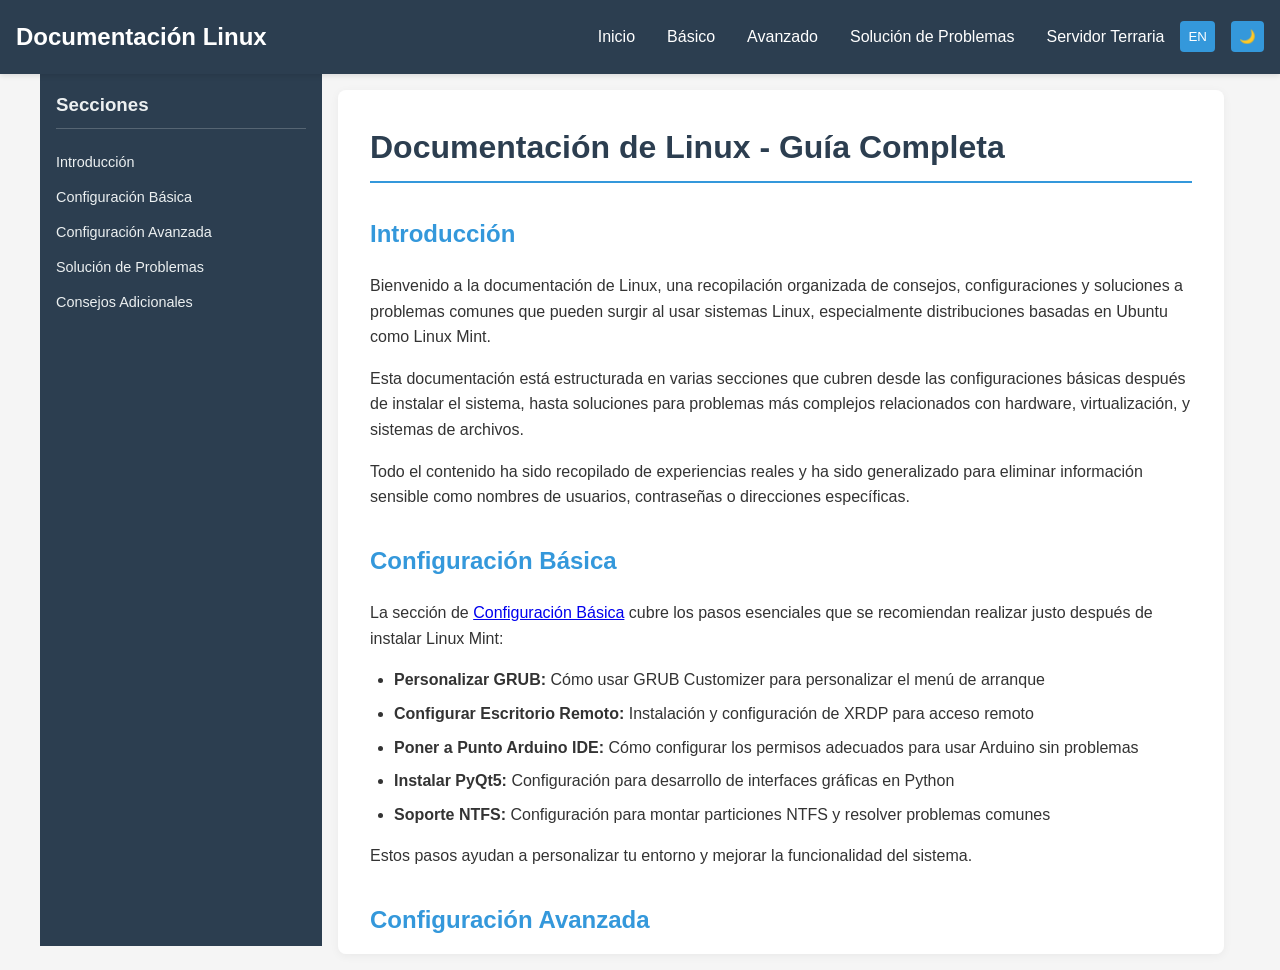
<file: docs/index.html>
<!DOCTYPE html>
<html lang="es">
<head>
  <meta charset="UTF-8">
  <meta name="viewport" content="width=device-width, initial-scale=1.0">
  <title>Documentación Linux - Inicio</title>
  <link rel="stylesheet" href="css/style.css">
</head>
<body>
  <header>
    <div class="header-content">
      <div class="logo">Documentación Linux</div>
      <nav class="nav-links">
        <a href="index.html">Inicio</a>
        <a href="basic_setup.html">Básico</a>
        <a href="advanced_config.html">Avanzado</a>
        <a href="troubleshooting.html">Solución de Problemas</a>
        <a href="terraria_server.html">Servidor Terraria</a>
      </nav>
    </div>
  </header>

  <div class="container">
    <aside class="sidebar">
      <h3>Secciones</h3>
      <ul>
        <li><a href="#introduction">Introducción</a></li>
        <li><a href="#basic-configuration">Configuración Básica</a></li>
        <li><a href="#advanced-configuration">Configuración Avanzada</a></li>
        <li><a href="#troubleshooting">Solución de Problemas</a></li>
        <li><a href="#additional-tips">Consejos Adicionales</a></li>
      </ul>
    </aside>

    <main class="main-content">
      <h1>Documentación de Linux - Guía Completa</h1>
      
      <section id="introduction">
        <h2>Introducción</h2>
        <p>Bienvenido a la documentación de Linux, una recopilación organizada de consejos, configuraciones y soluciones a problemas comunes que pueden surgir al usar sistemas Linux, especialmente distribuciones basadas en Ubuntu como Linux Mint.</p>
        
        <p>Esta documentación está estructurada en varias secciones que cubren desde las configuraciones básicas después de instalar el sistema, hasta soluciones para problemas más complejos relacionados con hardware, virtualización, y sistemas de archivos.</p>
        
        <p>Todo el contenido ha sido recopilado de experiencias reales y ha sido generalizado para eliminar información sensible como nombres de usuarios, contraseñas o direcciones específicas.</p>
      </section>
      
      <section id="basic-configuration">
        <h2>Configuración Básica</h2>
        <p>La sección de <a href="basic_setup.html">Configuración Básica</a> cubre los pasos esenciales que se recomiendan realizar justo después de instalar Linux Mint:</p>
        
        <ul>
          <li><strong>Personalizar GRUB:</strong> Cómo usar GRUB Customizer para personalizar el menú de arranque</li>
          <li><strong>Configurar Escritorio Remoto:</strong> Instalación y configuración de XRDP para acceso remoto</li>
          <li><strong>Poner a Punto Arduino IDE:</strong> Cómo configurar los permisos adecuados para usar Arduino sin problemas</li>
          <li><strong>Instalar PyQt5:</strong> Configuración para desarrollo de interfaces gráficas en Python</li>
          <li><strong>Soporte NTFS:</strong> Configuración para montar particiones NTFS y resolver problemas comunes</li>
        </ul>
        
        <p>Estos pasos ayudan a personalizar tu entorno y mejorar la funcionalidad del sistema.</p>
      </section>
      
      <section id="advanced-configuration">
        <h2>Configuración Avanzada</h2>
        <p>La sección de <a href="advanced_config.html">Configuración Avanzada</a> aborda temas más complejos para optimizar el rendimiento y funcionalidad del sistema:</p>
        
        <ul>
          <li><strong>Consejos de Rendimiento:</strong> Cómo montar carpetas temporales en RAM y configurar TRIM para discos SSD</li>
          <li><strong>Configuración de Swap:</strong> Cómo cambiar el tamaño del archivo de intercambio</li>
          <li><strong>Reparar GRUB:</strong> Cómo reparar el cargador de arranque si falla</li>
          <li><strong>Activar Hibernación:</strong> Configuración detallada para habilitar la hibernación en Linux</li>
          <li><strong>Actualizar Kernel:</strong> Cómo instalar versiones más recientes del kernel</li>
          <li><strong>Optimización del Sistema:</strong> Otros consejos para mejorar el rendimiento del sistema</li>
        </ul>
        
        <p>Estas configuraciones son recomendadas para usuarios con más experiencia que desean optimizar al máximo su sistema Linux.</p>
      </section>
      
      <section id="troubleshooting">
        <h2>Solución de Problemas</h2>
        <p>La sección de <a href="troubleshooting.html">Solución de Problemas</a> proporciona soluciones a problemas comunes:</p>
        
        <ul>
          <li><strong>Problemas con USB:</strong> Cómo resolver problemas donde solo funciona USB2 o USB3, pero no ambos simultáneamente</li>
          <li><strong>Problemas con IOMMU:</strong> Solución de problemas relacionados con IOMMU en procesadores AMD Ryzen</li>
          <li><strong>Reiniciar Cinnamon:</strong> Cómo reiniciar el entorno de escritorio Cinnamon cuando se cuelga</li>
          <li><strong>Compartir Redes y NFS:</strong> Cómo crear directorios compartidos con NFS</li>
          <li><strong>Problemas de Montaje:</strong> Cómo montar unidades de red (SMB/CIFS)</li>
          <li><strong>Accesos Directos de Escritorio:</strong> Cómo crear accesos directos personalizados en el menú de inicio</li>
        </ul>
        
        <p>Estas soluciones están basadas en problemas reales experimentados por usuarios y han sido probadas en sistemas Linux reales.</p>
      </section>
      
      <section id="terraria-server">
        <h2>Configuración de Servidor Terraria en Orange Pi</h2>
        <p>La sección de <a href="terraria_server.html">Servidor Terraria</a> cubre cómo configurar un servidor de Terraria con TShock en una Orange Pi:</p>
        
        <ul>
          <li><strong>Instalación del Servidor:</strong> Creación de usuario dedicado y configuración de dependencias</li>
          <li><strong>Configuración del Servidor:</strong> Creación de scripts de inicio y parámetros del servidor</li>
          <li><strong>Comandos del Servidor:</strong> Administración y control del servidor en ejecución</li>
          <li><strong>Transferencia de Mundos:</strong> Cómo mover mundos entre diferentes sistemas operativos</li>
        </ul>
        
        <p>Esta configuración permite alojar un servidor de Terraria de forma eficiente en hardware ARM como las placas Orange Pi.</p>
      </section>
      
      <section id="additional-tips">
        <h2>Consejos Adicionales</h2>
        
        <h3>Seguridad y Buenas Prácticas</h3>
        <ul>
          <li>Cuando uses comandos que requieran permisos de superusuario, hazlo con precaución</li>
          <li>Mantén tu sistema actualizado regularmente</li>
          <li>Realiza copias de seguridad periódicas de tus configuraciones importantes</li>
          <li>Evita instalar software de fuentes no confiables</li>
        </ul>
        
        <h3>Recursos Adicionales</h3>
        <ul>
          <li>Documentación oficial de tu distribución Linux</li>
          <li>Foros comunitarios (como Linux Mint Forums)</li>
          <li>Manuales del sistema (accesibles con el comando <code>man</code>)</li>
          <li>Registros del sistema (disponibles en <code>/var/log</code>)</li>
        </ul>
        
        <h3>Contribuir a Esta Documentación</h3>
        <p>Esta documentación está en constante evolución. Si tienes soluciones a problemas no cubiertos aquí o mejoras para las soluciones existentes, considera agregarlas a tu colección personal de documentación.</p>
        
        <p>Si encuentras errores o tienes sugerencias de mejora, puedes actualizar los archivos HTML directamente o crear entradas adicionales para la documentación.</p>
      </section>
    </main>
  </div>

  <script src="js/script.js"></script>
</body>
</html>
</file>
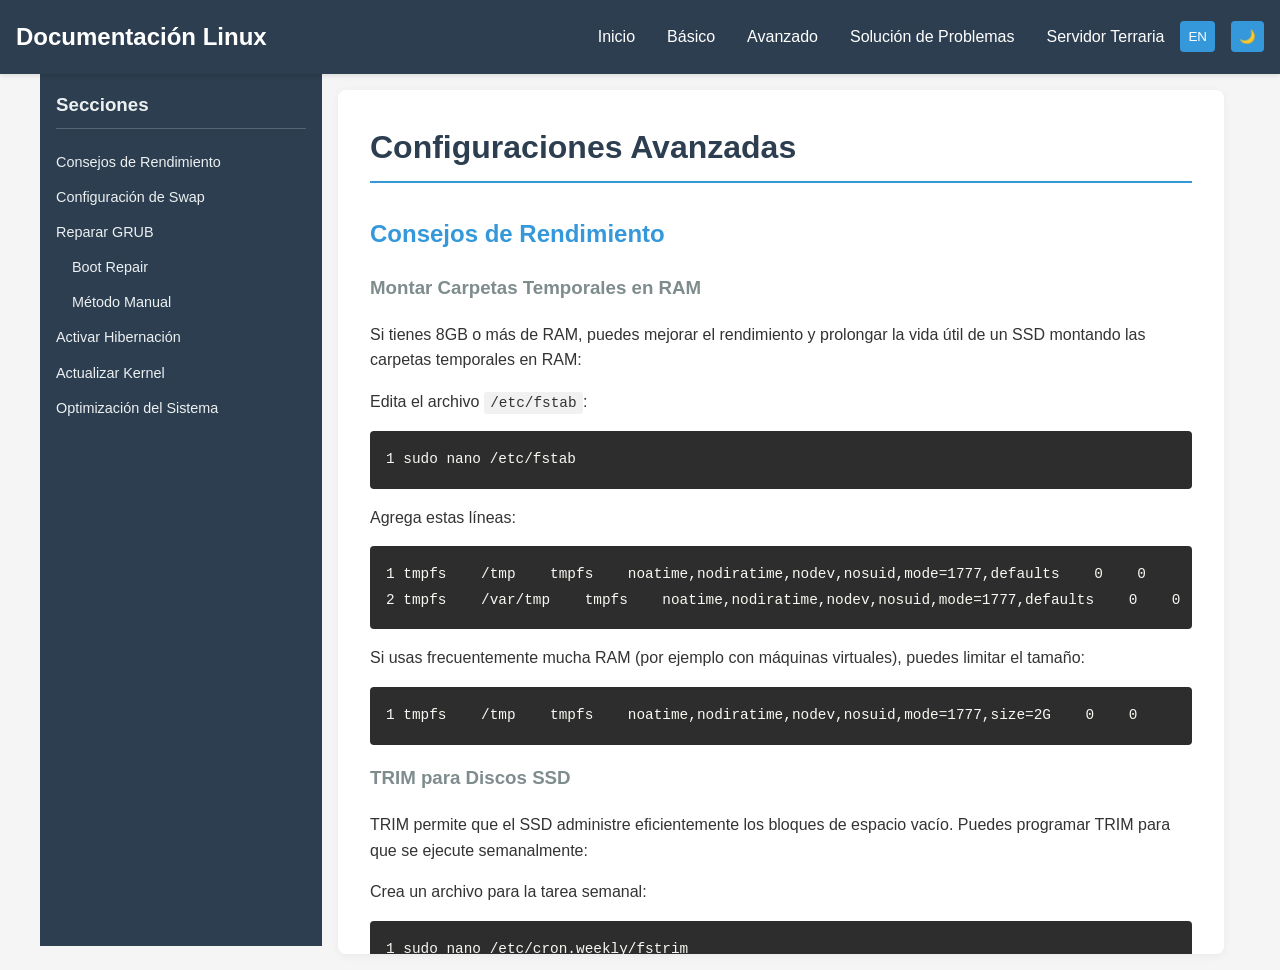
<file: docs/advanced_config.html>
<!DOCTYPE html>
<html lang="es">
<head>
  <meta charset="UTF-8">
  <meta name="viewport" content="width=device-width, initial-scale=1.0">
  <title>Configuraciones Avanzadas - Documentación Linux</title>
  <link rel="stylesheet" href="css/style.css">
</head>
<body>
  <header>
    <div class="header-content">
      <div class="logo">Documentación Linux</div>
      <nav class="nav-links">
        <a href="index.html">Inicio</a>
        <a href="basic_setup.html">Básico</a>
        <a href="advanced_config.html">Avanzado</a>
        <a href="troubleshooting.html">Solución de Problemas</a>
        <a href="terraria_server.html">Servidor Terraria</a>
      </nav>
    </div>
  </header>

  <div class="container">
    <aside class="sidebar">
      <h3>Secciones</h3>
      <ul>
        <li><a href="#performance-tips">Consejos de Rendimiento</a></li>
        <li><a href="#swap-configuration">Configuración de Swap</a></li>
        <li><a href="#grub-repair">Reparar GRUB</a>
          <ul>
            <li><a href="#grub-repair">Boot Repair</a></li>
            <li><a href="#grub-repair">Método Manual</a></li>
          </ul>
        </li>
        <li><a href="#hibernation">Activar Hibernación</a></li>
        <li><a href="#kernel-upgrades">Actualizar Kernel</a></li>
        <li><a href="#system-optimization">Optimización del Sistema</a></li>
      </ul>
    </aside>

    <main class="main-content">
      <h1>Configuraciones Avanzadas</h1>
      
      <section id="performance-tips">
        <h2>Consejos de Rendimiento</h2>
        
        <h3>Montar Carpetas Temporales en RAM</h3>
        <p>Si tienes 8GB o más de RAM, puedes mejorar el rendimiento y prolongar la vida útil de un SSD montando las carpetas temporales en RAM:</p>
        
        <p>Edita el archivo <code>/etc/fstab</code>:</p>
        <pre><code>sudo nano /etc/fstab</code></pre>
        
        <p>Agrega estas líneas:</p>
        <pre><code>tmpfs    /tmp    tmpfs    noatime,nodiratime,nodev,nosuid,mode=1777,defaults    0    0
tmpfs    /var/tmp    tmpfs    noatime,nodiratime,nodev,nosuid,mode=1777,defaults    0    0</code></pre>
        
        <p>Si usas frecuentemente mucha RAM (por ejemplo con máquinas virtuales), puedes limitar el tamaño:</p>
        <pre><code>tmpfs    /tmp    tmpfs    noatime,nodiratime,nodev,nosuid,mode=1777,size=2G    0    0</code></pre>
        
        <h3>TRIM para Discos SSD</h3>
        <p>TRIM permite que el SSD administre eficientemente los bloques de espacio vacío. Puedes programar TRIM para que se ejecute semanalmente:</p>
        
        <p>Crea un archivo para la tarea semanal:</p>
        <pre><code>sudo nano /etc/cron.weekly/fstrim</code></pre>
        
        <p>Agrega el siguiente contenido:</p>
        <pre><code>#!/bin/sh
# Comando para ejecutar TRIM en todos los discos soportados
/sbin/fstrim --all || true</code></pre>
        
        <p>Da permisos de ejecución:</p>
        <pre><code>sudo chmod +x /etc/cron.weekly/fstrim</code></pre>
      </section>
      
      <section id="swap-configuration">
        <h2>Configuración de Archivo de Intercambio (Swap)</h2>
        <p>El archivo de swap es crucial para el rendimiento del sistema, especialmente si planeas usar hibernación. Aquí te explico cómo cambiar su tamaño:</p>
        
        <pre><code># Cambiar tamaño del archivo de intercambio
cd /
sudo swapoff -a
sudo dd if=/dev/zero of=/swapfile bs=1M count=18432  # Tamaño: 18GB
sudo mkswap /swapfile
sudo swapon /swapfile
cat /proc/meminfo | grep Swap</code></pre>
        
        <p>Para hacerlo permanente, asegúrate de que el archivo esté en <code>/etc/fstab</code>:</p>
        <pre><code>/swapfile none swap sw 0 0</code></pre>
      </section>
      
      <section id="grub-repair">
        <h2>Reparar GRUB</h2>
        <p>Si tienes problemas para arrancar Linux después de instalar otro sistema operativo o por algún error del cargador de arranque, puedes usar Boot Repair. Esta herramienta proporciona una interfaz gráfica que puede resolver automáticamente muchos problemas de arranque comunes.</p>
        
        <h3>Instalación y uso de Boot Repair</h3>
        <pre><code>sudo add-apt-repository ppa:yannubuntu/boot-repair
sudo apt-get update
sudo apt-get install -y boot-repair
boot-repair</code></pre>
        
        <h3>Opciones alternativas para reparar GRUB</h3>
        <p>Si prefieres métodos manuales o Boot Repair no está disponible:</p>
        
        <ol>
          <li>Arranca con un USB o CD de Linux Live</li>
          <li>Abre una terminal y determina la partición raíz de tu instalación:</li>
          <pre><code>sudo fdisk -l</code></pre>
          
          <li>Crea un punto de montaje temporal y monta la partición raíz:</li>
          <pre><code>sudo mount /dev/sdXY /mnt</code></pre>
          <p>(Reemplaza sdXY con tu partición raíz real)</p>
          
          <li>Monta otros sistemas de archivos necesarios:</li>
          <pre><code>sudo mount --bind /dev /mnt/dev
sudo mount --bind /proc /mnt/proc
sudo mount --bind /sys /mnt/sys</code></pre>
          
          <li>Entra al sistema como root:</li>
          <pre><code>sudo chroot /mnt</code></pre>
          
          <li>Reinstala GRUB:</li>
          <pre><code>update-grub
grub-install /dev/sdX</code></pre>
          <p>(Reemplaza sdX con tu disco principal)</p>
          
          <li>Sal del entorno chroot y desmonta los sistemas:</li>
          <pre><code>exit
sudo umount /mnt/dev
sudo umount /mnt/proc
sudo umount /mnt/sys
sudo umount /mnt</code></pre>
          
          <li>Reinicia el sistema</li>
        </ol>
      </section>
      
      <section id="hibernation">
        <h2>Activar Hibernación</h2>
        <p>La hibernación salva el estado actual del sistema a disco y apaga completamente el equipo. Requiere configuración especial:</p>
        
        <h3>Requisitos</h3>
        <ul>
          <li>Desactivar Secure Boot en la BIOS</li>
          <li>Tener suficiente espacio en disco (equivalente a la RAM)</li>
        </ul>
        
        <h3>Procedimiento</h3>
        <p>1. Verifica la cantidad de RAM que tienes:</p>
        <pre><code>free</code></pre>
        
        <p>2. Desactiva el swap actual:</p>
        <pre><code>sudo swapoff -a</code></pre>
        
        <p>3. Crea un archivo de swap con el tamaño de tu RAM (ejemplo: 16GB):</p>
        <pre><code>sudo fallocate -l 16g /swapfile</code></pre>
        
        <p>4. Establece permisos y activa el swap:</p>
        <pre><code>sudo chmod 600 /swapfile
sudo mkswap /swapfile
sudo swapon /swapfile</code></pre>
        
        <p>5. Asegúrate de que esté en <code>/etc/fstab</code>:</p>
        <pre><code>echo '/swapfile swap swap defaults 0 0' | sudo tee -a /etc/fstab</code></pre>
        
        <p>6. Instala y configura uswsusp:</p>
        <pre><code>sudo apt install uswsusp
sudo dpkg-reconfigure -pmedium uswsusp</code></pre>
        
        <p>7. Actualiza el sistema de arranque:</p>
        <pre><code>sudo update-initramfs -u</code></pre>
        
        <p>8. Para distribuciones basadas en Ubuntu/Linux Mint, edita GRUB:</p>
        <pre><code>sudo nano /etc/default/grub</code></pre>
        
        <p>Agrega el UUID de tu partición de swap antes de cerrar las comillas en la línea GRUB_CMDLINE_LINUX_DEFAULT:</p>
        <pre><code>GRUB_CMDLINE_LINUX_DEFAULT="quiet splash resume=UUID=UUID_DE_TU_SWAP"</code></pre>
        
        <p>9. Actualiza GRUB:</p>
        <pre><code>sudo update-grub</code></pre>
        
        <p>10. Edita el servicio de hibernación:</p>
        <pre><code>sudo systemctl edit systemd-hibernate.service</code></pre>
        
        <p>Pega este contenido:</p>
        <pre><code>[Service]
ExecStart=
ExecStart=/usr/sbin/s2disk 
ExecStartPost=/bin/run-parts -a post /lib/systemd/system-sleep</code></pre>
        
        <p>11. Crea el archivo de permisos de hibernación:</p>
        <pre><code>sudo nano /etc/polkit-1/localauthority/50-local.d/com.ubuntu.enable-hibernate.pkla</code></pre>
        
        <p>Agrega este contenido:</p>
        <pre><code>[Re-enable hibernate by default in upower]
Identity=unix-user:*
Action=org.freedesktop.upower.hibernate
ResultActive=yes
 
[Re-enable hibernate by default in logind]
Identity=unix-user:*
Action=org.freedesktop.login1.hibernate;org.freedesktop.login1.hibernate-multiple-sessions
ResultActive=yes</code></pre>
        
        <p>12. Reinicia el sistema para aplicar todos los cambios.</p>
      </section>
      
      <section id="kernel-upgrades">
        <h2>Actualizar Kernel</h2>
        <p>Actualizar a versiones más recientes del kernel puede solucionar problemas de hardware o proporcionar nuevas características:</p>
        
        <p>Ejemplo de cómo instalar el kernel 5.16.11:</p>
        <pre><code>wget -c https://kernel.ubuntu.com/~kernel-ppa/mainline/v5.16.11/amd64/linux-headers-5.16.11-051611_5.16.11-051611.202202230823_all.deb
wget -c https://kernel.ubuntu.com/~kernel-ppa/mainline/v5.16.11/amd64/linux-headers-5.16.11-051611-generic_5.16.11-051611.202202230823_amd64.deb
wget -c https://kernel.ubuntu.com/~kernel-ppa/mainline/v5.16.11/amd64/linux-image-unsigned-5.16.11-051611-generic_5.16.11-051611.202202230823_amd64.deb
wget -c https://kernel.ubuntu.com/~kernel-ppa/mainline/v5.16.11/amd64/linux-modules-5.16.11-051611-generic_5.16.11-051611.202202230823_amd64.deb

sudo dpkg -i linux-headers-5.16.11*.deb linux-modules-5.16.11*.deb linux-image-unsigned-5.16.11-*.deb</code></pre>
        
        <h3>Usar Repositorio Debian SID (CUIDADO!)</h3>
        <p>Para acceder a versiones más recientes de software, puedes añadir el repositorio inestable de Debian (SID). ¡Usa con precaución!</p>
        
        <pre><code>sudo apt update
sudo apt install -y software-properties-common debian-archive-keyring dirmngr
sudo apt-key adv --keyserver keyserver.ubuntu.com --recv-keys 648ACFD622F3D138
sudo apt-key adv --keyserver keyserver.ubuntu.com --recv-keys 0E98404D386FA1D9
sudo add-apt-repository "deb http://ftp.de.debian.org/debian sid main"</code></pre>
        
        <p>NOTA: Desactiva este repositorio antes de actualizar el sistema para evitar inestabilidades.</p>
      </section>
      
      <section id="system-optimization">
        <h2>Otros Consejos de Optimización</h2>
        
        <h3>Optimizar SSD</h3>
        <p>Además del TRIM mencionado anteriormente, considera:</p>
        <ul>
          <li>Montar carpetas temporales en RAM</li>
          <li>Reducir la escritura en el SSD con ajustes de journaling</li>
          <li>Usar el scheduler de E/S adecuado (deadline o noop para SSD)</li>
        </ul>
        
        <h3>Permisos de Dispositivos USB</h3>
        <p>Para acceder a dispositivos USB como ttyUSB0 sin ser root:</p>
        <pre><code>sudo usermod -a -G tty $USER
sudo usermod -a -G dialout $USER</code></pre>
        
        <p>Reinicia el sistema para aplicar los cambios.</p>
      </section>
    </main>
  </div>

  <script src="js/script.js"></script>
</body>
</html>
</file>
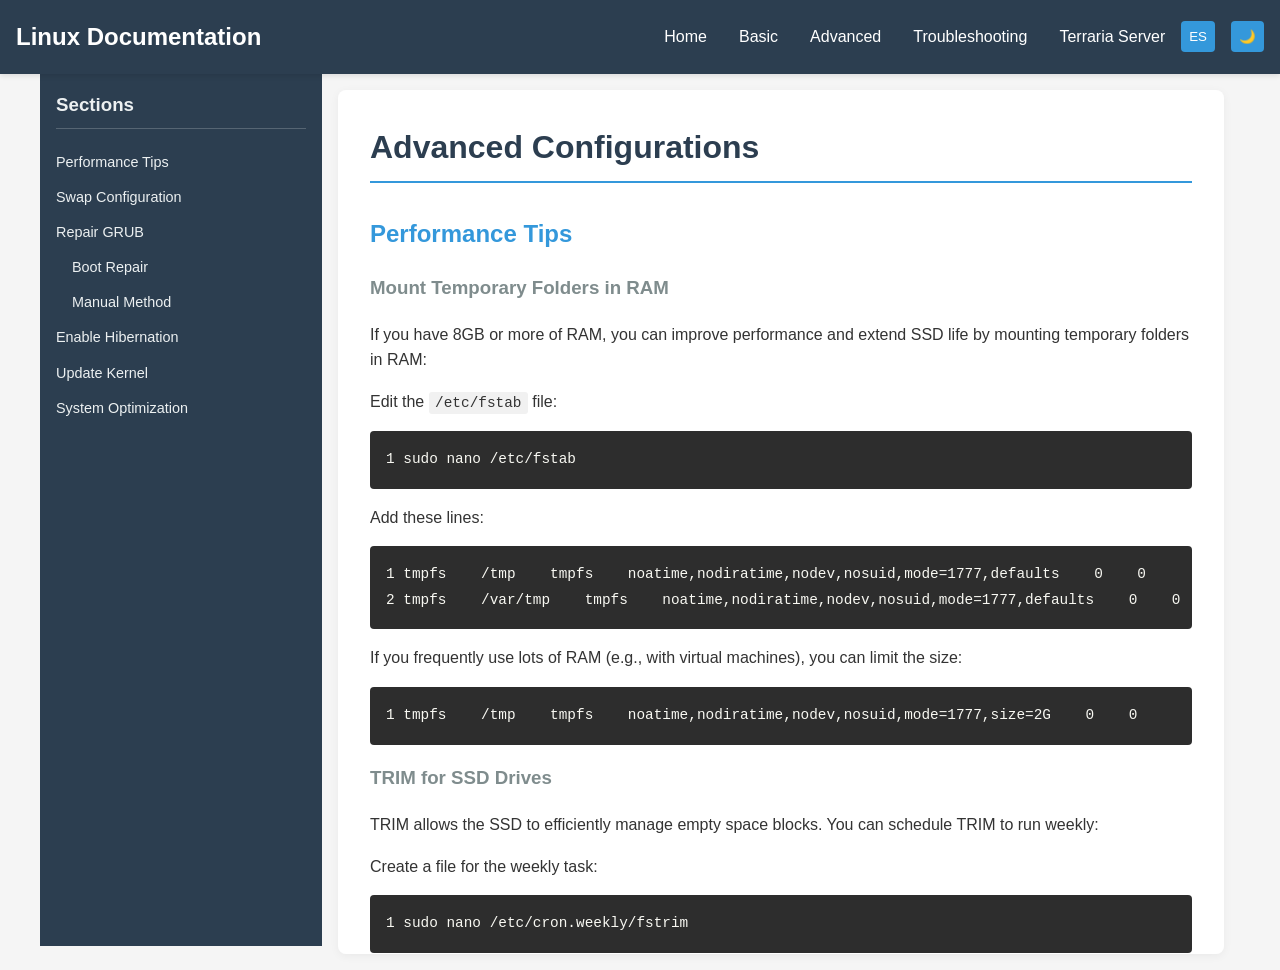
<file: docs/advanced_config_en.html>
<!DOCTYPE html>
<html lang="en">
<head>
  <meta charset="UTF-8">
  <meta name="viewport" content="width=device-width, initial-scale=1.0">
  <title>Advanced Configurations - Linux Documentation</title>
  <link rel="stylesheet" href="css/style.css">
</head>
<body>
  <header>
    <div class="header-content">
      <div class="logo">Linux Documentation</div>
      <nav class="nav-links">
        <a href="index_en.html">Home</a>
        <a href="basic_setup_en.html">Basic</a>
        <a href="advanced_config_en.html">Advanced</a>
        <a href="troubleshooting_en.html">Troubleshooting</a>
        <a href="terraria_server_en.html">Terraria Server</a>
      </nav>
    </div>
  </header>

  <div class="container">
    <aside class="sidebar">
      <h3>Sections</h3>
      <ul>
        <li><a href="#performance-tips">Performance Tips</a></li>
        <li><a href="#swap-configuration">Swap Configuration</a></li>
        <li><a href="#grub-repair">Repair GRUB</a>
          <ul>
            <li><a href="#grub-repair">Boot Repair</a></li>
            <li><a href="#grub-repair">Manual Method</a></li>
          </ul>
        </li>
        <li><a href="#hibernation">Enable Hibernation</a></li>
        <li><a href="#kernel-upgrades">Update Kernel</a></li>
        <li><a href="#system-optimization">System Optimization</a></li>
      </ul>
    </aside>

    <main class="main-content">
      <h1>Advanced Configurations</h1>
      
      <section id="performance-tips">
        <h2>Performance Tips</h2>
        
        <h3>Mount Temporary Folders in RAM</h3>
        <p>If you have 8GB or more of RAM, you can improve performance and extend SSD life by mounting temporary folders in RAM:</p>
        
        <p>Edit the <code>/etc/fstab</code> file:</p>
        <pre><code>sudo nano /etc/fstab</code></pre>
        
        <p>Add these lines:</p>
        <pre><code>tmpfs    /tmp    tmpfs    noatime,nodiratime,nodev,nosuid,mode=1777,defaults    0    0
tmpfs    /var/tmp    tmpfs    noatime,nodiratime,nodev,nosuid,mode=1777,defaults    0    0</code></pre>
        
        <p>If you frequently use lots of RAM (e.g., with virtual machines), you can limit the size:</p>
        <pre><code>tmpfs    /tmp    tmpfs    noatime,nodiratime,nodev,nosuid,mode=1777,size=2G    0    0</code></pre>
        
        <h3>TRIM for SSD Drives</h3>
        <p>TRIM allows the SSD to efficiently manage empty space blocks. You can schedule TRIM to run weekly:</p>
        
        <p>Create a file for the weekly task:</p>
        <pre><code>sudo nano /etc/cron.weekly/fstrim</code></pre>
        
        <p>Add the following content:</p>
        <pre><code>#!/bin/sh
# Command to execute TRIM on all supported disks
/sbin/fstrim --all || true</code></pre>
        
        <p>Give execution permissions:</p>
        <pre><code>sudo chmod +x /etc/cron.weekly/fstrim</code></pre>
      </section>
      
      <section id="swap-configuration">
        <h2>Swap File Configuration</h2>
        <p>The swap file is crucial for system performance, especially if you plan to use hibernation. Here's how to change its size:</p>
        
        <pre><code># Change swap file size
cd /
sudo swapoff -a
sudo dd if=/dev/zero of=/swapfile bs=1M count=18432  # Size: 18GB
sudo mkswap /swapfile
sudo swapon /swapfile
cat /proc/meminfo | grep Swap</code></pre>
        
        <p>To make it permanent, ensure the file is in <code>/etc/fstab</code>:</p>
        <pre><code>/swapfile none swap sw 0 0</code></pre>
      </section>
      
      <section id="grub-repair">
        <h2>Repair GRUB</h2>
        <p>If you have boot issues after installing another OS or due to a bootloader error, you can use Boot Repair. This tool provides a graphical interface that can automatically resolve many common boot problems.</p>
        
        <h3>Installation and Use of Boot Repair</h3>
        <pre><code>sudo add-apt-repository ppa:yannubuntu/boot-repair
sudo apt-get update
sudo apt-get install -y boot-repair
boot-repair</code></pre>
        
        <h3>Alternative Options for GRUB Repair</h3>
        <p>If you prefer manual methods or Boot Repair is not available:</p>
        
        <ol>
          <li>Boot with a Linux Live USB or CD</li>
          <li>Open a terminal and determine your root partition of your installation:</li>
          <pre><code>sudo fdisk -l</code></pre>
          
          <li>Create a temporary mount point and mount the root partition:</li>
          <pre><code>sudo mount /dev/sdXY /mnt</code></pre>
          <p>(Replace sdXY with your actual root partition)</p>
          
          <li>Mount other necessary filesystems:</li>
          <pre><code>sudo mount --bind /dev /mnt/dev
sudo mount --bind /proc /mnt/proc
sudo mount --bind /sys /mnt/sys</code></pre>
          
          <li>Enter the system as root:</li>
          <pre><code>sudo chroot /mnt</code></pre>
          
          <li>Reinstall GRUB:</li>
          <pre><code>update-grub
grub-install /dev/sdX</code></pre>
          <p>(Replace sdX with your main disk)</p>
          
          <li>Exit the chroot environment and unmount filesystems:</li>
          <pre><code>exit
sudo umount /mnt/dev
sudo umount /mnt/proc
sudo umount /mnt/sys
sudo umount /mnt</code></pre>
          
          <li>Reboot your system</li>
        </ol>
      </section>
      
      <section id="hibernation">
        <h2>Enable Hibernation</h2>
        <p>Hibernation saves the current system state to disk and completely powers off the computer. It requires special configuration:</p>
        
        <h3>Requirements</h3>
        <ul>
          <li>Disable Secure Boot in BIOS</li>
          <li>Have enough disk space (equivalent to RAM)</li>
        </ul>
        
        <h3>Procedure</h3>
        <p>1. Check how much RAM you have:</p>
        <pre><code>free</code></pre>
        
        <p>2. Disable current swap:</p>
        <pre><code>sudo swapoff -a</code></pre>
        
        <p>3. Create a swap file with the size of your RAM (example: 16GB):</p>
        <pre><code>sudo fallocate -l 16g /swapfile</code></pre>
        
        <p>4. Set permissions and activate swap:</p>
        <pre><code>sudo chmod 600 /swapfile
sudo mkswap /swapfile
sudo swapon /swapfile</code></pre>
        
        <p>5. Ensure it's in <code>/etc/fstab</code>:</p>
        <pre><code>echo '/swapfile swap swap defaults 0 0' | sudo tee -a /etc/fstab</code></pre>
        
        <p>6. Install and configure uswsusp:</p>
        <pre><code>sudo apt install uswsusp
sudo dpkg-reconfigure -pmedium uswsusp</code></pre>
        
        <p>7. Update boot system:</p>
        <pre><code>sudo update-initramfs -u</code></pre>
        
        <p>8. For Ubuntu/Linux Mint-based distributions, edit GRUB:</p>
        <pre><code>sudo nano /etc/default/grub</code></pre>
        
        <p>Add your swap partition UUID before closing quotes in the GRUB_CMDLINE_LINUX_DEFAULT line:</p>
        <pre><code>GRUB_CMDLINE_LINUX_DEFAULT="quiet splash resume=UUID=YOUR_SWAP_PARTITION_UUID"</code></pre>
        
        <p>9. Update GRUB:</p>
        <pre><code>sudo update-grub</code></pre>
        
        <p>10. Edit the hibernation service:</p>
        <pre><code>sudo systemctl edit systemd-hibernate.service</code></pre>
        
        <p>Paste this content:</p>
        <pre><code>[Service]
ExecStart=
ExecStart=/usr/sbin/s2disk 
ExecStartPost=/bin/run-parts -a post /lib/systemd/system-sleep</code></pre>
        
        <p>11. Create hibernation permissions file:</p>
        <pre><code>sudo nano /etc/polkit-1/localauthority/50-local.d/com.ubuntu.enable-hibernate.pkla</code></pre>
        
        <p>Add this content:</p>
        <pre><code>[Re-enable hibernate by default in upower]
Identity=unix-user:*
Action=org.freedesktop.upower.hibernate
ResultActive=yes
 
[Re-enable hibernate by default in logind]
Identity=unix-user:*
Action=org.freedesktop.login1.hibernate;org.freedesktop.login1.hibernate-multiple-sessions
ResultActive=yes</code></pre>
        
        <p>12. Reboot the system to apply all changes.</p>
      </section>
      
      <section id="kernel-upgrades">
        <h2>Update Kernel</h2>
        <p>Updating to newer kernel versions can fix hardware issues or provide new features:</p>
        
        <p>Example of how to install kernel 5.16.11:</p>
        <pre><code>wget -c https://kernel.ubuntu.com/~kernel-ppa/mainline/v5.16.11/amd64/linux-headers-5.16.11-051611_5.16.11-051611.202202230823_all.deb
wget -c https://kernel.ubuntu.com/~kernel-ppa/mainline/v5.16.11/amd64/linux-headers-5.16.11-051611-generic_5.16.11-051611.202202230823_amd64.deb
wget -c https://kernel.ubuntu.com/~kernel-ppa/mainline/v5.16.11/amd64/linux-image-unsigned-5.16.11-051611-generic_5.16.11-051611.202202230823_amd64.deb
wget -c https://kernel.ubuntu.com/~kernel-ppa/mainline/v5.16.11/amd64/linux-modules-5.16.11-051611-generic_5.16.11-051611.202202230823_amd64.deb

sudo dpkg -i linux-headers-5.16.11*.deb linux-modules-5.16.11*.deb linux-image-unsigned-5.16.11-*.deb</code></pre>
        
        <h3>Use Debian SID Repository (CAUTION!)</h3>
        <p>To access newer software versions, you can add the unstable Debian (SID) repository. Use with caution!</p>
        
        <pre><code>sudo apt update
sudo apt install -y software-properties-common debian-archive-keyring dirmngr
sudo apt-key adv --keyserver keyserver.ubuntu.com --recv-keys 648ACFD622F3D138
sudo apt-key adv --keyserver keyserver.ubuntu.com --recv-keys 0E98404D386FA1D9
sudo add-apt-repository "deb http://ftp.de.debian.org/debian sid main"</code></pre>
        
        <p>NOTE: Disable this repository before updating the system to avoid instability.</p>
      </section>
      
      <section id="system-optimization">
        <h2>Other Optimization Tips</h2>
        
        <h3>SSD Optimization</h3>
        <p>Besides TRIM mentioned earlier, consider:</p>
        <ul>
          <li>Mounting temporary folders in RAM</li>
          <li>Reducing SSD writes with journaling adjustments</li>
          <li>Using the appropriate I/O scheduler (deadline or noop for SSD)</li>
        </ul>
        
        <h3>USB Device Permissions</h3>
        <p>To access USB devices like ttyUSB0 without being root:</p>
        <pre><code>sudo usermod -a -G tty $USER
sudo usermod -a -G dialout $USER</code></pre>
        
        <p>Reboot the system to apply changes.</p>
      </section>
    </main>
  </div>

  <script src="js/script.js"></script>
</body>
</html>
</file>
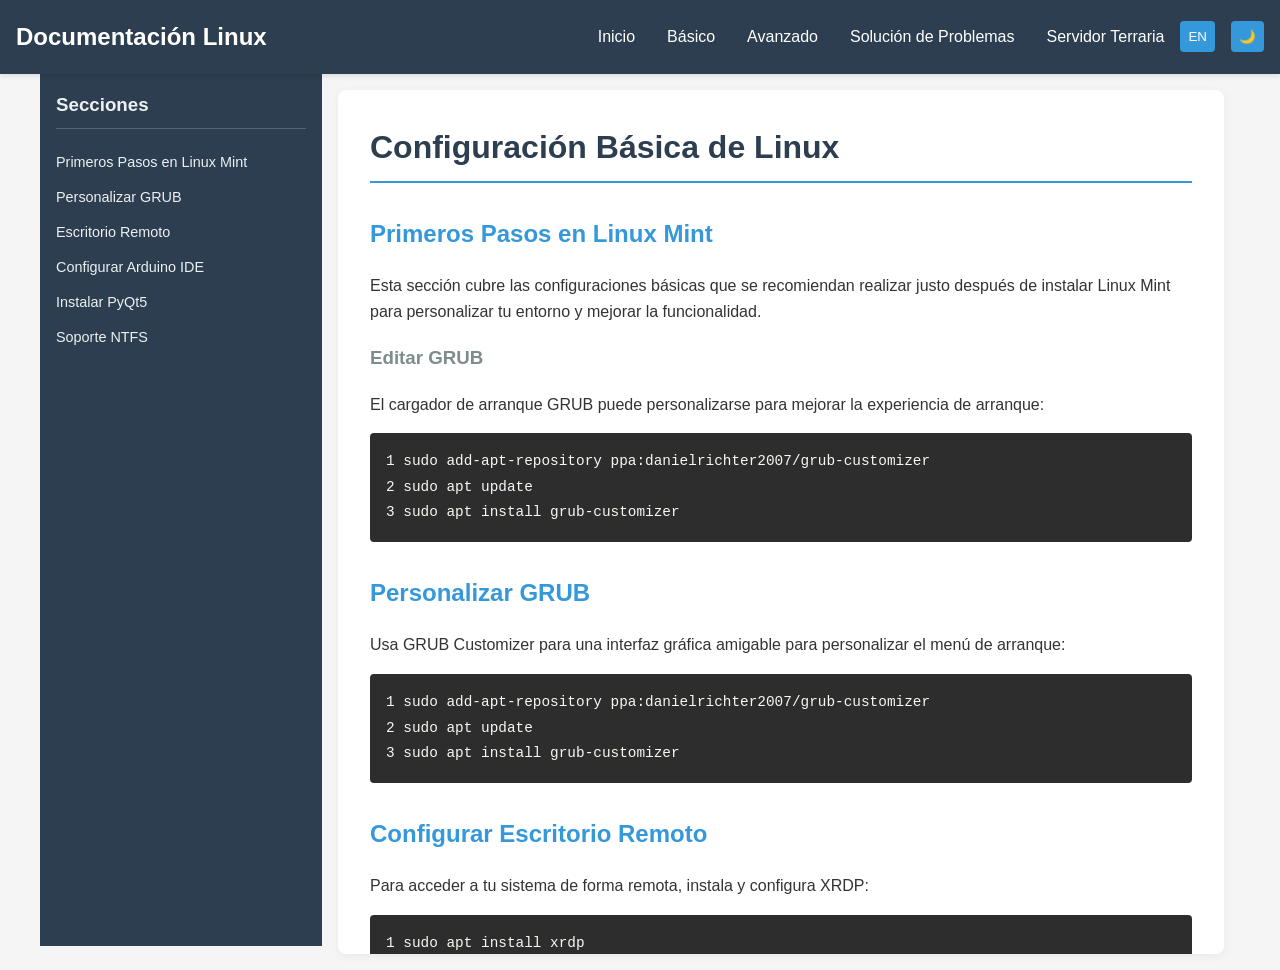
<file: docs/basic_setup.html>
<!DOCTYPE html>
<html lang="es">
<head>
  <meta charset="UTF-8">
  <meta name="viewport" content="width=device-width, initial-scale=1.0">
  <title>Configuración Básica de Linux - Documentación</title>
  <link rel="stylesheet" href="css/style.css">
</head>
<body>
  <header>
    <div class="header-content">
      <div class="logo">Documentación Linux</div>
      <nav class="nav-links">
        <a href="index.html">Inicio</a>
        <a href="basic_setup.html">Básico</a>
        <a href="advanced_config.html">Avanzado</a>
        <a href="troubleshooting.html">Solución de Problemas</a>
        <a href="terraria_server.html">Servidor Terraria</a>
      </nav>
    </div>
  </header>

  <div class="container">
    <aside class="sidebar">
      <h3>Secciones</h3>
      <ul>
        <li><a href="#first-steps">Primeros Pasos en Linux Mint</a></li>
        <li><a href="#grub-customization">Personalizar GRUB</a></li>
        <li><a href="#remote-desktop">Escritorio Remoto</a></li>
        <li><a href="#arduino-setup">Configurar Arduino IDE</a></li>
        <li><a href="#pyqt5-setup">Instalar PyQt5</a></li>
        <li><a href="#ntfs-support">Soporte NTFS</a></li>
      </ul>
    </aside>

    <main class="main-content">
      <h1>Configuración Básica de Linux</h1>
      
      <section id="first-steps">
        <h2>Primeros Pasos en Linux Mint</h2>
        <p>Esta sección cubre las configuraciones básicas que se recomiendan realizar justo después de instalar Linux Mint para personalizar tu entorno y mejorar la funcionalidad.</p>
        
        <h3>Editar GRUB</h3>
        <p>El cargador de arranque GRUB puede personalizarse para mejorar la experiencia de arranque:</p>
        <pre><code>sudo add-apt-repository ppa:danielrichter2007/grub-customizer
sudo apt update
sudo apt install grub-customizer</code></pre>
        
      </section>
      
      <section id="grub-customization">
        <h2>Personalizar GRUB</h2>
        <p>Usa GRUB Customizer para una interfaz gráfica amigable para personalizar el menú de arranque:</p>
        <pre><code>sudo add-apt-repository ppa:danielrichter2007/grub-customizer
sudo apt update
sudo apt install grub-customizer</code></pre>
      </section>
      
      <section id="remote-desktop">
        <h2>Configurar Escritorio Remoto</h2>
        <p>Para acceder a tu sistema de forma remota, instala y configura XRDP:</p>
        <pre><code>sudo apt install xrdp
sudo systemctl enable xrdp
sudo service xrdp start</code></pre>
        
        <p>Para mejorar la compatibilidad con X11 (opcional):</p>
        <pre><code>wget https://raw.githubusercontent.com/scarygliders/X11RDP-o-Matic/master/X11rdp-o-matic.sh
sudo chmod +x X11rdp-o-matic.sh
sudo ./X11rdp-o-matic.sh</code></pre>
      </section>
      
      <section id="arduino-setup">
        <h2>Poner a Punto Arduino IDE</h2>
        <p>Para que el usuario pueda usar Arduino IDE sin problemas de permisos:</p>
        <pre><code>sudo usermod -a -G dialout $USER</code></pre>
        
        <p>Para dispositivos Digispark, crea las reglas de udev:</p>
        <pre><code>sudo nano /etc/udev/rules.d/49-micronucleus.rules</code></pre>
        
        <p>Agregar el siguiente contenido al archivo:</p>
        <pre><code># UDEV Rules for Micronucleus boards including the Digispark.
# This file must be placed at:
#
# /etc/udev/rules.d/49-micronucleus.rules    (preferred location)
#   or
# /lib/udev/rules.d/49-micronucleus.rules    (req'd on some broken systems)
#
# After this file is copied, physically unplug and reconnect the board.
#
SUBSYSTEMS=="usb", ATTRS{idVendor}=="16d0", ATTRS{idProduct}=="0753", MODE:="0666"
KERNEL=="ttyACM*", ATTRS{idVendor}=="16d0", ATTRS{idProduct}=="0753", MODE:="0666", ENV{ID_MM_DEVICE_IGNORE}="1"
#
# If you share your linux system with other users, or just don't like the
# idea of write permission for everybody, you can replace MODE:="0666" with
# OWNER:="yourusername" to create the device owned by you, or with
# GROUP:="somegroupname" and mange access using standard unix groups.</code></pre>
        
        <p>Recarga las reglas:</p>
        <pre><code>sudo udevadm control --reload-rules</code></pre>
      </section>
      
      <section id="pyqt5-setup">
        <h2>Instalar PyQt5</h2>
        <p>Para desarrollo de interfaces gráficas en Python:</p>
        <pre><code>sudo apt install pyqt5-dev-tools pyqt5-examples python3-pyqt5 python3-qtpy</code></pre>
      </section>
      
      <section id="ntfs-support">
        <h2>Soporte para Particiones NTFS</h2>
        <p>Instala los paquetes necesarios para soporte completo de NTFS:</p>
        <pre><code>sudo apt install ntfs-3g ntfs-config</code></pre>
        
        <p>Para montar particiones NTFS en el archivo <code>/etc/fstab</code>:</p>
        <pre><code>#UUID=UUID_DE_LA_PARTICION /punto_de_montaje ntfs-3g defaults,locale=es_ES.UTF-8 0 0

# Ejemplo:
UUID=5CCC2306CC22DA52 /media/Almacen ntfs-3g defaults,locale=es_ES.UTF-8 0 0</code></pre>
        
        <h3>Problemas Comunes con Particiones NTFS</h3>
        <p>Si no puedes montar una partición NTFS de Windows, probablemente sea debido a la hibernación rápida de Windows 8/10. Para solucionar esto:</p>
        <ol>
          <li>Desactiva la hibernación en Windows:
            <pre><code>powercfg /h off</code></pre>
          </li>
          <li>O desactiva la "Inicio rápido" en las opciones de energía de Windows</li>
        </ol>
        
        <h3>Reparar Particiones NTFS</h3>
        <p>Si una partición NTFS tiene errores:</p>
        <pre><code>sudo ntfsfix /dev/sdXY</code></pre>
        <p>Donde <code>sdXY</code> es tu dispositivo (por ejemplo, sda1).</p>
      </section>
    </main>
  </div>

  <script src="js/script.js"></script>
</body>
</html>
</file>
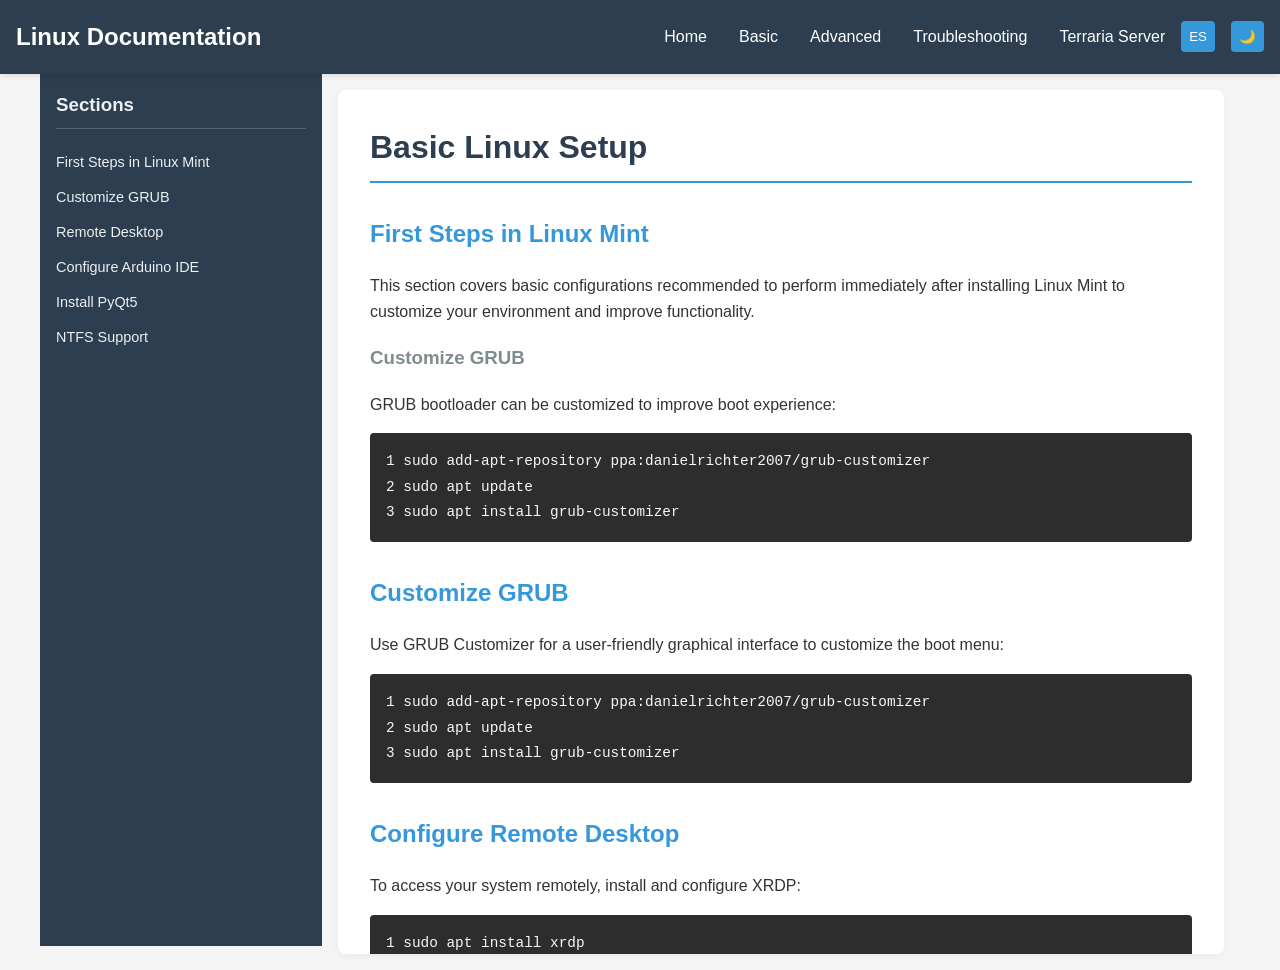
<file: docs/basic_setup_en.html>
<!DOCTYPE html>
<html lang="en">
<head>
  <meta charset="UTF-8">
  <meta name="viewport" content="width=device-width, initial-scale=1.0">
  <title>Basic Linux Setup - Linux Documentation</title>
  <link rel="stylesheet" href="css/style.css">
</head>
<body>
  <header>
    <div class="header-content">
      <div class="logo">Linux Documentation</div>
      <nav class="nav-links">
        <a href="index_en.html">Home</a>
        <a href="basic_setup_en.html">Basic</a>
        <a href="advanced_config_en.html">Advanced</a>
        <a href="troubleshooting_en.html">Troubleshooting</a>
        <a href="terraria_server_en.html">Terraria Server</a>
      </nav>
    </div>
  </header>

  <div class="container">
    <aside class="sidebar">
      <h3>Sections</h3>
      <ul>
        <li><a href="#first-steps">First Steps in Linux Mint</a></li>
        <li><a href="#grub-customization">Customize GRUB</a></li>
        <li><a href="#remote-desktop">Remote Desktop</a></li>
        <li><a href="#arduino-setup">Configure Arduino IDE</a></li>
        <li><a href="#pyqt5-setup">Install PyQt5</a></li>
        <li><a href="#ntfs-support">NTFS Support</a></li>
      </ul>
    </aside>

    <main class="main-content">
      <h1>Basic Linux Setup</h1>
      
      <section id="first-steps">
        <h2>First Steps in Linux Mint</h2>
        <p>This section covers basic configurations recommended to perform immediately after installing Linux Mint to customize your environment and improve functionality.</p>
        
        <h3>Customize GRUB</h3>
        <p>GRUB bootloader can be customized to improve boot experience:</p>
        <pre><code>sudo add-apt-repository ppa:danielrichter2007/grub-customizer
sudo apt update
sudo apt install grub-customizer</code></pre>
        
      </section>
      
      <section id="grub-customization">
        <h2>Customize GRUB</h2>
        <p>Use GRUB Customizer for a user-friendly graphical interface to customize the boot menu:</p>
        <pre><code>sudo add-apt-repository ppa:danielrichter2007/grub-customizer
sudo apt update
sudo apt install grub-customizer</code></pre>
      </section>
      
      <section id="remote-desktop">
        <h2>Configure Remote Desktop</h2>
        <p>To access your system remotely, install and configure XRDP:</p>
        <pre><code>sudo apt install xrdp
sudo systemctl enable xrdp
sudo service xrdp start</code></pre>
        
        <p>To improve X11 compatibility (optional):</p>
        <pre><code>wget https://raw.githubusercontent.com/scarygliders/X11RDP-o-Matic/master/X11rdp-o-matic.sh
sudo chmod +x X11rdp-o-matic.sh
sudo ./X11rdp-o-matic.sh</code></pre>
      </section>
      
      <section id="arduino-setup">
        <h2>Set Up Arduino IDE</h2>
        <p>To allow the user to use Arduino IDE without permission issues:</p>
        <pre><code>sudo usermod -a -G dialout $USER</code></pre>
        
        <p>For Digispark devices, create the udev rules:</p>
        <pre><code>sudo nano /etc/udev/rules.d/49-micronucleus.rules</code></pre>
        
        <p>Add the following content to the file:</p>
        <pre><code># UDEV Rules for Micronucleus boards including the Digispark.
# This file must be placed at:
#
# /etc/udev/rules.d/49-micronucleus.rules    (preferred location)
#   or
# /lib/udev/rules.d/49-micronucleus.rules    (req'd on some broken systems)
#
# After this file is copied, physically unplug and reconnect the board.
#
SUBSYSTEMS=="usb", ATTRS{idVendor}=="16d0", ATTRS{idProduct}=="0753", MODE:="0666"
KERNEL=="ttyACM*", ATTRS{idVendor}=="16d0", ATTRS{idProduct}=="0753", MODE:="0666", ENV{ID_MM_DEVICE_IGNORE}="1"
#
# If you share your linux system with other users, or just don't like the
# idea of write permission for everybody, you can replace MODE:="0666" with
# OWNER:="username" to create the device owned by you, or with
# GROUP:="groupname" and mange access using standard unix groups.</code></pre>
        
        <p>Reload the rules:</p>
        <pre><code>sudo udevadm control --reload-rules</code></pre>
      </section>
      
      <section id="pyqt5-setup">
        <h2>Install PyQt5</h2>
        <p>For GUI development in Python:</p>
        <pre><code>sudo apt install pyqt5-dev-tools pyqt5-examples python3-pyqt5 python3-qtpy</code></pre>
      </section>
      
      <section id="ntfs-support">
        <h2>NTFS Partition Support</h2>
        <p>Install necessary packages for full NTFS support:</p>
        <pre><code>sudo apt install ntfs-3g ntfs-config</code></pre>
        
        <p>To mount NTFS partitions in the <code>/etc/fstab</code> file:</p>
        <pre><code>#UUID=UUID_OF_THE_PARTITION /mount_point ntfs-3g defaults,locale=en_US.UTF-8 0 0

# Example:
UUID=5CCC2306CC22DA52 /media/Storage ntfs-3g defaults,locale=en_US.UTF-8 0 0</code></pre>
        
        <h3>Common NTFS Partition Issues</h3>
        <p>If you can't mount a Windows NTFS partition, it's likely due to Fast Startup in Windows 8/10. To fix this:</p>
        <ol>
          <li>Disable hibernation in Windows:
            <pre><code>powercfg /h off</code></pre>
          </li>
          <li>Or disable "Fast Startup" in Windows power options</li>
        </ol>
        
        <h3>Repair NTFS Partitions</h3>
        <p>If an NTFS partition has errors:</p>
        <pre><code>sudo ntfsfix /dev/sdXY</code></pre>
        <p>Where <code>sdXY</code> is your device (for example, sda1).</p>
      </section>
    </main>
  </div>

  <script src="js/script.js"></script>
</body>
</html>
</file>
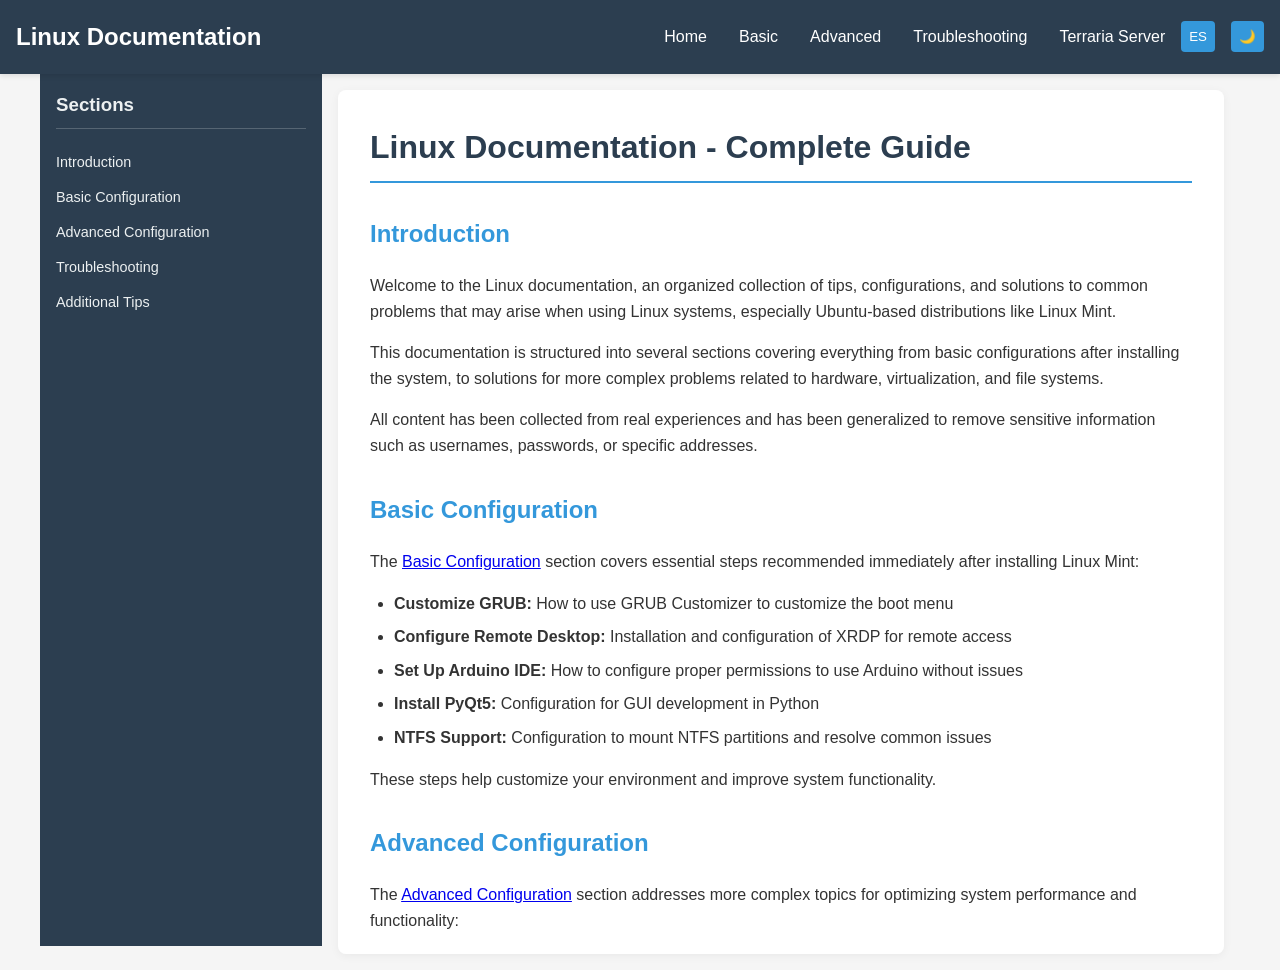
<file: docs/index_en.html>
<!DOCTYPE html>
<html lang="en">
<head>
  <meta charset="UTF-8">
  <meta name="viewport" content="width=device-width, initial-scale=1.0">
  <title>Linux Documentation - Home</title>
  <link rel="stylesheet" href="css/style.css">
</head>
<body>
  <header>
    <div class="header-content">
      <div class="logo">Linux Documentation</div>
      <nav class="nav-links">
        <a href="index_en.html">Home</a>
        <a href="basic_setup_en.html">Basic</a>
        <a href="advanced_config_en.html">Advanced</a>
        <a href="troubleshooting_en.html">Troubleshooting</a>
        <a href="terraria_server_en.html">Terraria Server</a>
      </nav>
    </div>
  </header>

  <div class="container">
    <aside class="sidebar">
      <h3>Sections</h3>
      <ul>
        <li><a href="#introduction">Introduction</a></li>
        <li><a href="#basic-configuration">Basic Configuration</a></li>
        <li><a href="#advanced-configuration">Advanced Configuration</a></li>
        <li><a href="#troubleshooting">Troubleshooting</a></li>
        <li><a href="#additional-tips">Additional Tips</a></li>
      </ul>
    </aside>

    <main class="main-content">
      <h1>Linux Documentation - Complete Guide</h1>
      
      <section id="introduction">
        <h2>Introduction</h2>
        <p>Welcome to the Linux documentation, an organized collection of tips, configurations, and solutions to common problems that may arise when using Linux systems, especially Ubuntu-based distributions like Linux Mint.</p>
        
        <p>This documentation is structured into several sections covering everything from basic configurations after installing the system, to solutions for more complex problems related to hardware, virtualization, and file systems.</p>
        
        <p>All content has been collected from real experiences and has been generalized to remove sensitive information such as usernames, passwords, or specific addresses.</p>
      </section>
      
      <section id="basic-configuration">
        <h2>Basic Configuration</h2>
        <p>The <a href="basic_setup_en.html">Basic Configuration</a> section covers essential steps recommended immediately after installing Linux Mint:</p>
        
        <ul>
          <li><strong>Customize GRUB:</strong> How to use GRUB Customizer to customize the boot menu</li>
          <li><strong>Configure Remote Desktop:</strong> Installation and configuration of XRDP for remote access</li>
          <li><strong>Set Up Arduino IDE:</strong> How to configure proper permissions to use Arduino without issues</li>
          <li><strong>Install PyQt5:</strong> Configuration for GUI development in Python</li>
          <li><strong>NTFS Support:</strong> Configuration to mount NTFS partitions and resolve common issues</li>
        </ul>
        
        <p>These steps help customize your environment and improve system functionality.</p>
      </section>
      
      <section id="advanced-configuration">
        <h2>Advanced Configuration</h2>
        <p>The <a href="advanced_config_en.html">Advanced Configuration</a> section addresses more complex topics for optimizing system performance and functionality:</p>
        
        <ul>
          <li><strong>Performance Tips:</strong> How to mount temporary folders in RAM and configure TRIM for SSDs</li>
          <li><strong>Swap Configuration:</strong> How to change the swap file size</li>
          <li><strong>Repair GRUB:</strong> How to repair the boot loader if it fails</li>
          <li><strong>Enable Hibernation:</strong> Detailed configuration to enable hibernation in Linux</li>
          <li><strong>Update Kernel:</strong> How to install newer kernel versions</li>
          <li><strong>System Optimization:</strong> Other tips to improve Linux system performance</li>
        </ul>
        
        <p>These configurations are recommended for more experienced users who want to maximize their Linux system.</p>
      </section>
      
      <section id="troubleshooting">
        <h2>Troubleshooting</h2>
        <p>The <a href="troubleshooting_en.html">Troubleshooting</a> section provides solutions to common problems:</p>
        
        <ul>
          <li><strong>USB Issues:</strong> How to resolve problems where only USB2 or USB3 works, but not both simultaneously</li>
          <li><strong>IOMMU Issues:</strong> Troubleshooting problems related to IOMMU in AMD Ryzen processors</li>
          <li><strong>Restart Cinnamon:</strong> How to restart the Cinnamon desktop environment when it hangs</li>
          <li><strong>Network Shares and NFS:</strong> How to create shared directories with NFS</li>
          <li><strong>Mount Issues:</strong> How to mount network drives (SMB/CIFS)</li>
          <li><strong>Desktop Shortcuts:</strong> How to create custom shortcuts in the start menu</li>
        </ul>
        
        <p>These solutions are based on real problems experienced by users and have been tested on real Linux systems.</p>
      </section>
      
      <section id="terraria-server">
        <h2>Setting Up Terraria Server on Orange Pi</h2>
        <p>The <a href="terraria_server_en.html">Terraria Server</a> section covers how to configure a Terraria server with TShock on an Orange Pi:</p>
        
        <ul>
          <li><strong>Server Installation:</strong> Creating dedicated user and configuring dependencies</li>
          <li><strong>Server Configuration:</strong> Creating startup scripts and server parameters</li>
          <li><strong>Server Commands:</strong> Managing and controlling the running server</li>
          <li><strong>World Transfer:</strong> How to move worlds between different operating systems</li>
        </ul>
        
        <p>This setup allows efficiently hosting a Terraria server on ARM hardware like Orange Pi boards.</p>
      </section>
      
      <section id="additional-tips">
        <h2>Additional Tips</h2>
        
        <h3>Security and Best Practices</h3>
        <ul>
          <li>When using commands requiring superuser permissions, do so with caution</li>
          <li>Keep your system updated regularly</li>
          <li>Perform periodic backups of your important configurations</li>
          <li>Avoid installing software from untrustworthy sources</li>
        </ul>
        
        <h3>Additional Resources</h3>
        <ul>
          <li>Official documentation of your Linux distribution</li>
          <li>Community forums (such as Linux Mint Forums)</li>
          <li>System manuals (accessible with the <code>man</code> command)</li>
          <li>System logs (available in <code>/var/log</code>)</li>
        </ul>
        
        <h3>Contributing to This Documentation</h3>
        <p>This documentation is constantly evolving. If you have solutions to problems not covered here or improvements to existing solutions, consider adding them to your personal documentation collection.</p>
        
        <p>If you find errors or have improvement suggestions, you can update the HTML files directly or create additional entries for the documentation.</p>
      </section>
    </main>
  </div>

  <script src="js/script.js"></script>
</body>
</html>
</file>
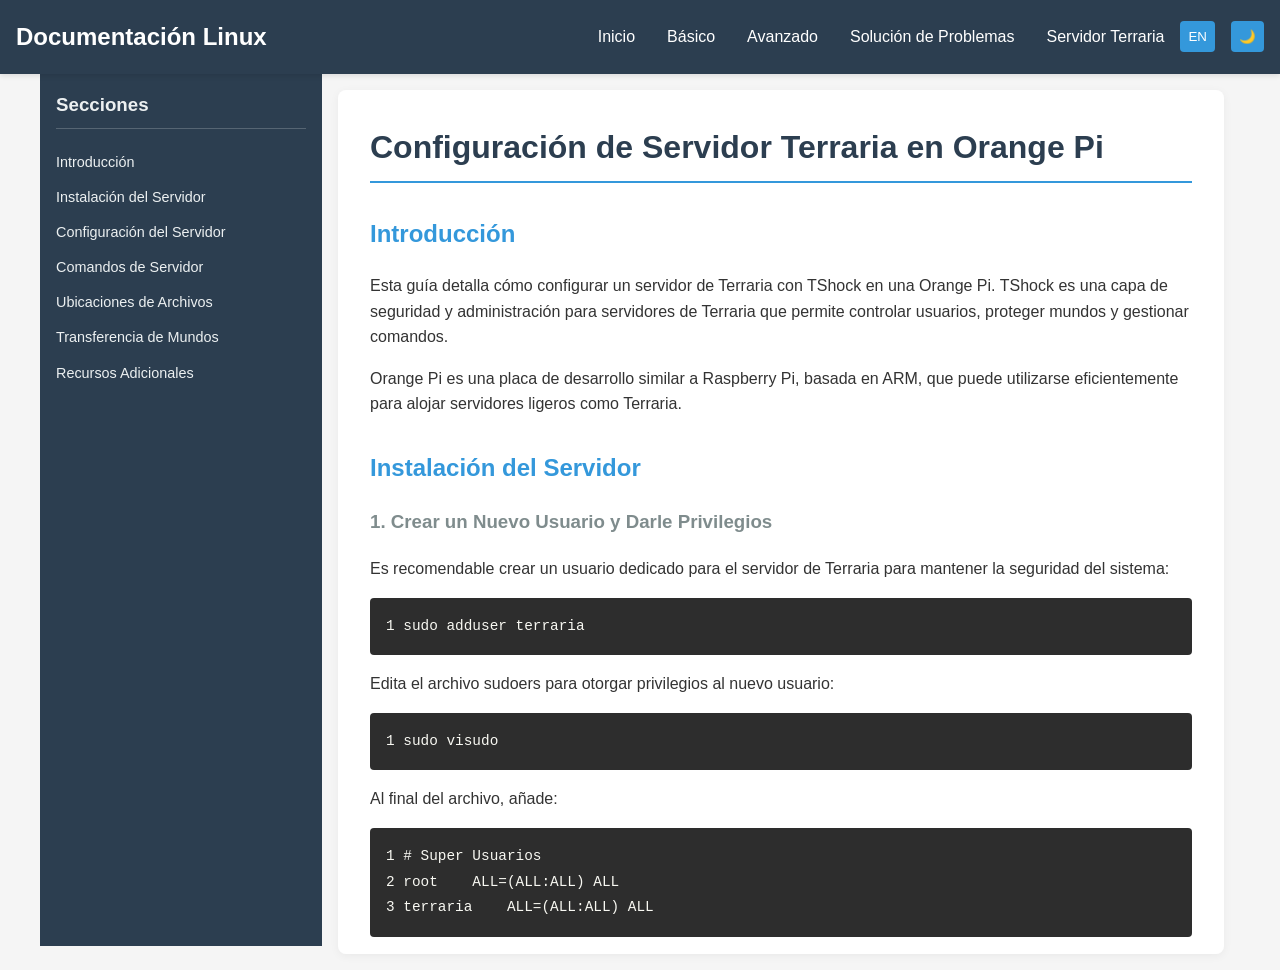
<file: docs/terraria_server.html>
<!DOCTYPE html>
<html lang="es">
<head>
  <meta charset="UTF-8">
  <meta name="viewport" content="width=device-width, initial-scale=1.0">
  <title>Servidor Terraria en Orange Pi - Documentación Linux</title>
  <link rel="stylesheet" href="css/style.css">
</head>
<body>
  <header>
    <div class="header-content">
      <div class="logo">Documentación Linux</div>
      <nav class="nav-links">
        <a href="index.html">Inicio</a>
        <a href="basic_setup.html">Básico</a>
        <a href="advanced_config.html">Avanzado</a>
        <a href="troubleshooting.html">Solución de Problemas</a>
        <a href="terraria_server.html">Servidor Terraria</a>
      </nav>
    </div>
  </header>

  <div class="container">
    <aside class="sidebar">
      <h3>Secciones</h3>
      <ul>
        <li><a href="#introduccion">Introducción</a></li>
        <li><a href="#instalacion">Instalación del Servidor</a></li>
        <li><a href="#configuracion">Configuración del Servidor</a></li>
        <li><a href="#comandos">Comandos de Servidor</a></li>
        <li><a href="#ubicaciones">Ubicaciones de Archivos</a></li>
        <li><a href="#transferencia">Transferencia de Mundos</a></li>
        <li><a href="#recursos">Recursos Adicionales</a></li>
      </ul>
    </aside>

    <main class="main-content">
      <h1>Configuración de Servidor Terraria en Orange Pi</h1>
      
      <section id="introduccion">
        <h2>Introducción</h2>
        <p>Esta guía detalla cómo configurar un servidor de Terraria con TShock en una Orange Pi. TShock es una capa de seguridad y administración para servidores de Terraria que permite controlar usuarios, proteger mundos y gestionar comandos.</p>
        
        <p>Orange Pi es una placa de desarrollo similar a Raspberry Pi, basada en ARM, que puede utilizarse eficientemente para alojar servidores ligeros como Terraria.</p>
      </section>
      
      <section id="instalacion">
        <h2>Instalación del Servidor</h2>
        
        <h3>1. Crear un Nuevo Usuario y Darle Privilegios</h3>
        <p>Es recomendable crear un usuario dedicado para el servidor de Terraria para mantener la seguridad del sistema:</p>
        <pre><code>sudo adduser terraria</code></pre>
        
        <p>Edita el archivo sudoers para otorgar privilegios al nuevo usuario:</p>
        <pre><code>sudo visudo</code></pre>
        
        <p>Al final del archivo, añade:</p>
        <pre><code># Super Usuarios
root    ALL=(ALL:ALL) ALL
terraria    ALL=(ALL:ALL) ALL</code></pre>
        
        <h3>2. Instalar Programas Necesarios</h3>
        <p>Instala Mono (entorno para ejecutar aplicaciones .NET), Screen (para mantener el servidor en ejecución) y herramientas de compresión:</p>
        <pre><code>sudo apt-get install mono-complete screen zip unzip</code></pre>
        
        <h3>3. Cambiar al Nuevo Usuario</h3>
        <pre><code>su terraria</code></pre>
        
        <h3>4. Navegar al Directorio Home</h3>
        <pre><code>cd ~</code></pre>
        
        <h3>5. Descargar la Última Versión de TShock</h3>
        <p>Descarga la última versión de TShock desde su repositorio oficial. Visita <a href="https://github.com/Pryaxis/TShock/releases/">https://github.com/Pryaxis/TShock/releases/</a> para obtener el enlace más reciente.</p>
        
        <p>Por ejemplo:</p>
        <pre><code>wget https://github.com/Pryaxis/TShock/releases/download/v4.3.26/tshock_4.3.26.zip</code></pre>
        
        <h3>6. Descomprimir el Archivo</h3>
        <p>Extrae el contenido del archivo ZIP a un nuevo directorio:</p>
        <pre><code>unzip tshock_4.3.26.zip -d ./server</code></pre>
        
        <h3>7. Iniciar por Primera Vez el Servidor</h3>
        <p>Navega al directorio del servidor y ejecútalo por primera vez:</p>
        <pre><code>cd server</code></pre>
        <pre><code>mono-sgen TerrariaServer.exe</code></pre>
        
        <p>Sigue las instrucciones en pantalla para crear un nuevo mundo:</p>
        <ol>
          <li>Selecciona la opción para crear un nuevo mundo</li>
          <li>Indica el tamaño del mundo</li>
          <li>Establece el nombre del mundo</li>
          <li>Configura las opciones que desees</li>
        </ol>
        
        <p>Después de crear y cargar el mundo por primera vez, cierra el servidor con el comando:</p>
        <pre><code>exit</code></pre>
      </section>
      
      <section id="configuracion">
        <h2>Configuración del Servidor</h2>
        
        <h3>8. Crear un Script de Inicio</h3>
        <p>Crea un archivo ejecutable para iniciar el servidor fácilmente:</p>
        <pre><code>touch Iniciar_Server.sh && chmod +x Iniciar_Server.sh</code></pre>
        
        <h3>9. Editar el Script de Inicio</h3>
        <p>Abre el archivo para editar las instrucciones de arranque:</p>
        <pre><code>nano Iniciar_Server.sh</code></pre>
        
        <p>Añade el siguiente contenido (ajusta la ruta al mundo según tu configuración):</p>
        <pre><code>#!/bin/bash
screen -S terraria -A -m \
    mono-sgen TerrariaServer.exe \
    -world "/home/terraria/server/worlds/mundo1.wld" \
    -port 7777 \
    -maxplayers 8</code></pre>
        
        <h3>10. Iniciar el Servidor</h3>
        <p>Ejecuta el script para iniciar el servidor:</p>
        <pre><code>./Iniciar_Server.sh</code></pre>
      </section>
      
      <section id="comandos">
        <h2>Comandos de Servidor Comunes</h2>
        <p>Los siguientes comandos pueden usarse una vez que estés conectado al servidor como administrador:</p>
        
        <ul>
          <li><code>/maxplayers [número]</code> - Establece el máximo de jugadores permitidos (ej. <code>/maxplayers 8</code>)</li>
          <li><code>/port [puerto]</code> - Cambia el puerto del servidor (ej. <code>/port 7778</code>)</li>
          <li><code>/exit</code> - Cierra el servidor de forma segura</li>
          <li><code>/save</code> - Guarda el mundo actual</li>
          <li><code>/kick [jugador]</code> - Expulsa a un jugador</li>
          <li><code>/ban [jugador]</code> - Banea a un jugador</li>
          <li><code>/password [contraseña]</code> - Establece una contraseña para el servidor</li>
        </ul>
        
        <h3>Comandos de GNU Screen</h3>
        <p>Para interactuar con el servidor en ejecución:</p>
        <ul>
          <li><code>screen -r terraria</code> - Conectarse a la sesión del servidor</li>
          <li><code>Ctrl+A, D</code> - Desconectarse de la sesión (el servidor sigue ejecutándose)</li>
          <li><code>screen -list</code> - Ver sesiones de screen activas</li>
        </ul>
      </section>
      
      <section id="ubicaciones">
        <h2>Ubicaciones de Archivos Importantes</h2>
        
        <h3>Ubicaciones de Mundos por Sistema Operativo</h3>
        <ul>
          <li><strong>Windows:</strong> <code>C:\Users\[nombre_usuario]\Documents\My Games\Terraria\Worlds</code></li>
          <li><strong>Steam (por defecto):</strong> <code>C:\Program Files (x86)\Steam\userdata\[ID]\105600\remote\worlds</code></li>
          <li><strong>Mac:</strong> <code>~/Library/Application Support/Terraria/Worlds</code></li>
          <li><strong>Linux (nuestra configuración):</strong> <code>~/server/worlds</code> (relativo al directorio del usuario terraria)</li>
        </ul>
        
        <h3>Otros Archivos Importantes</h3>
        <ul>
          <li><strong>Configuración de TShock:</strong> <code>~/server/config.json</code></li>
          <li><strong>Registros del servidor:</strong> <code>~/server/tshock.log</code></li>
          <li><strong>Usuarios administradores:</strong> <code>~/server/tshock.sqlite</code> (base de datos)</li>
        </ul>
      </section>
      
      <section id="transferencia">
        <h2>Transferencia de Mundos</h2>
        
        <h3>Copiar Mundo desde Windows a Linux usando PSCP</h3>
        <p>Si tienes un mundo creado en Windows y quieres usarlo en tu servidor Linux:</p>
        
        <ol>
          <li>Descarga PSCP.exe desde <a href="https://www.chiark.greenend.org.uk/~sgtatham/putty/latest.html">PuTTY</a> (disponible en versiones de 32 y 64 bits)</li>
          <li>Copia pscp.exe a <code>C:\Windows\system32\</code> para tenerlo disponible en cualquier directorio</li>
          <li>Abre PowerShell o símbolo de sistema</li>
          <li>Ejecuta el siguiente comando (ajustando la IP de tu Orange Pi y rutas según tu configuración):</li>
        </ol>
        
        <pre><code>pscp "C:\ruta\al\mundo\Tu_Mapa.wld" terraria@192.168.0.xxx:/home/terraria/server/worlds/</code></pre>
        
        <h3>Transferencia en la Dirección Contraria</h3>
        <p>Para descargar un mundo desde tu Orange Pi a Windows:</p>
        <pre><code>pscp terraria@192.168.0.xxx:/home/terraria/server/worlds/Tu_Mapa.wld "C:\ruta\de\destino\"</code></pre>
        
        <h3>Alternativa: Transferencia con SCP/SFTP</h3>
        <p>Desde Linux, puedes usar SCP para transferencias:</p>
        <pre><code>scp /ruta/al/mundo.wld usuario@direccion_ip:/ruta/destino/</code></pre>
      </section>
      
      <section id="recursos">
        <h2>Recursos Adicionales</h2>
        <ul>
          <li><a href="https://tshock.readme.io/v4.3.22/docs/config-settings">Manual de Configuración de TShock</a></li>
          <li><a href="https://tshock.co/xf/index.php?threads/guide-how-to-host-tshock-on-linux.4798/">Guía Oficial de TShock para Linux</a></li>
          <li><a href="https://www.gnu.org/software/screen/manual/">Documentación de GNU Screen</a></li>
          <li><a href="https://terraria.fandom.com/wiki/Server">Documentación Oficial de Servidores de Terraria</a></li>
        </ul>
      </section>
    </main>
  </div>

  <script src="js/script.js"></script>
</body>
</html>
</file>
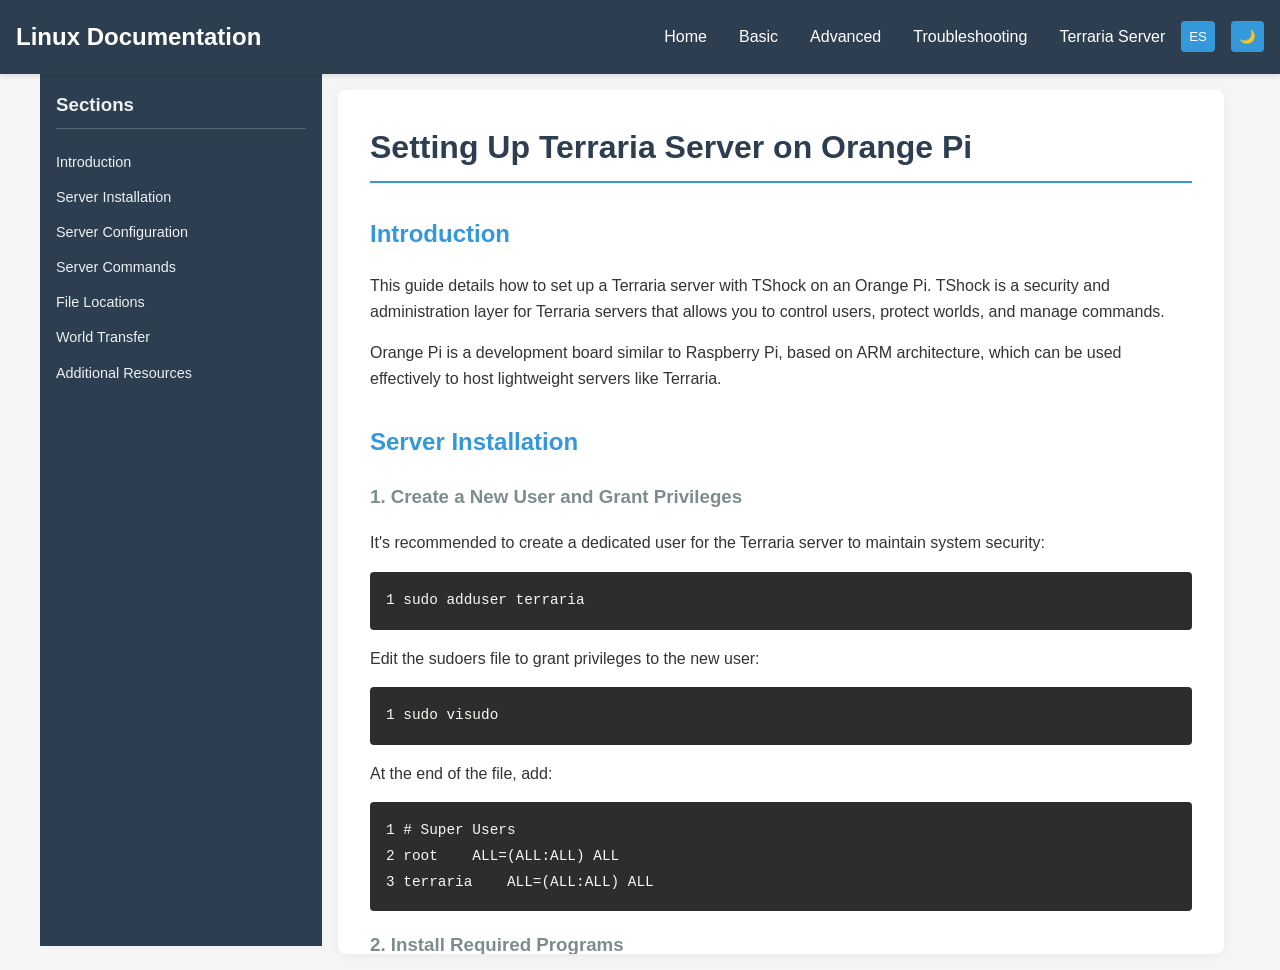
<file: docs/terraria_server_en.html>
<!DOCTYPE html>
<html lang="en">
<head>
  <meta charset="UTF-8">
  <meta name="viewport" content="width=device-width, initial-scale=1.0">
  <title>Terraria Server on Orange Pi - Linux Documentation</title>
  <link rel="stylesheet" href="css/style.css">
</head>
<body>
  <header>
    <div class="header-content">
      <div class="logo">Linux Documentation</div>
      <nav class="nav-links">
        <a href="index_en.html">Home</a>
        <a href="basic_setup_en.html">Basic</a>
        <a href="advanced_config_en.html">Advanced</a>
        <a href="troubleshooting_en.html">Troubleshooting</a>
        <a href="terraria_server_en.html">Terraria Server</a>
      </nav>
    </div>
  </header>

  <div class="container">
    <aside class="sidebar">
      <h3>Sections</h3>
      <ul>
        <li><a href="#introduction">Introduction</a></li>
        <li><a href="#installation">Server Installation</a></li>
        <li><a href="#configuration">Server Configuration</a></li>
        <li><a href="#commands">Server Commands</a></li>
        <li><a href="#locations">File Locations</a></li>
        <li><a href="#transfer">World Transfer</a></li>
        <li><a href="#resources">Additional Resources</a></li>
      </ul>
    </aside>

    <main class="main-content">
      <h1>Setting Up Terraria Server on Orange Pi</h1>
      
      <section id="introduction">
        <h2>Introduction</h2>
        <p>This guide details how to set up a Terraria server with TShock on an Orange Pi. TShock is a security and administration layer for Terraria servers that allows you to control users, protect worlds, and manage commands.</p>
        
        <p>Orange Pi is a development board similar to Raspberry Pi, based on ARM architecture, which can be used effectively to host lightweight servers like Terraria.</p>
      </section>
      
      <section id="installation">
        <h2>Server Installation</h2>
        
        <h3>1. Create a New User and Grant Privileges</h3>
        <p>It's recommended to create a dedicated user for the Terraria server to maintain system security:</p>
        <pre><code>sudo adduser terraria</code></pre>
        
        <p>Edit the sudoers file to grant privileges to the new user:</p>
        <pre><code>sudo visudo</code></pre>
        
        <p>At the end of the file, add:</p>
        <pre><code># Super Users
root    ALL=(ALL:ALL) ALL
terraria    ALL=(ALL:ALL) ALL</code></pre>
        
        <h3>2. Install Required Programs</h3>
        <p>Install Mono (environment for running .NET applications), Screen (to keep the server running), and compression tools:</p>
        <pre><code>sudo apt-get install mono-complete screen zip unzip</code></pre>
        
        <h3>3. Switch to the New User</h3>
        <pre><code>su terraria</code></pre>
        
        <h3>4. Navigate to the Home Directory</h3>
        <pre><code>cd ~</code></pre>
        
        <h3>5. Download the Latest TShock Version</h3>
        <p>Download the latest TShock version from its official repository. Visit <a href="https://github.com/Pryaxis/TShock/releases/">https://github.com/Pryaxis/TShock/releases/</a> to get the most recent link.</p>
        
        <p>For example:</p>
        <pre><code>wget https://github.com/Pryaxis/TShock/releases/download/v4.3.26/tshock_4.3.26.zip</code></pre>
        
        <h3>6. Extract the Archive</h3>
        <p>Extract the ZIP file contents to a new directory:</p>
        <pre><code>unzip tshock_4.3.26.zip -d ./server</code></pre>
        
        <h3>7. Initialize the Server for the First Time</h3>
        <p>Navigate to the server directory and execute it for the first time:</p>
        <pre><code>cd server</code></pre>
        <pre><code>mono-sgen TerrariaServer.exe</code></pre>
        
        <p>Follow the on-screen instructions to create a new world:</p>
        <ol>
          <li>Select the option to create a new world</li>
          <li>Specify the world size</li>
          <li>Set the world name</li>
          <li>Configure the options you want</li>
        </ol>
        
        <p>After creating and loading the world for the first time, close the server with the command:</p>
        <pre><code>exit</code></pre>
      </section>
      
      <section id="configuration">
        <h2>Server Configuration</h2>
        
        <h3>8. Create a Startup Script</h3>
        <p>Create an executable file to easily start the server:</p>
        <pre><code>touch Start_Server.sh && chmod +x Start_Server.sh</code></pre>
        
        <h3>9. Edit the Startup Script</h3>
        <p>Open the file to edit the startup commands:</p>
        <pre><code>nano Start_Server.sh</code></pre>
        
        <p>Add the following content (adjust the world path according to your configuration):</p>
        <pre><code>#!/bin/bash
screen -S terraria -A -m \
    mono-sgen TerrariaServer.exe \
    -world "/home/terraria/server/worlds/world1.wld" \
    -port 7777 \
    -maxplayers 8</code></pre>
        
        <h3>10. Start the Server</h3>
        <p>Execute the script to start the server:</p>
        <pre><code>./Start_Server.sh</code></pre>
      </section>
      
      <section id="commands">
        <h2>Common Server Commands</h2>
        <p>The following commands can be used once you're connected to the server as an administrator:</p>
        
        <ul>
          <li><code>/maxplayers [number]</code> - Sets the maximum number of allowed players (e.g. <code>/maxplayers 8</code>)</li>
          <li><code>/port [port]</code> - Changes the server port (e.g. <code>/port 7778</code>)</li>
          <li><code>/exit</code> - Shuts down the server safely</li>
          <li><code>/save</code> - Saves the current world</li>
          <li><code>/kick [player]</code> - Kicks a player</li>
          <li><code>/ban [player]</code> - Bans a player</li>
          <li><code>/password [password]</code> - Sets a password for the server</li>
        </ul>
        
        <h3>GNU Screen Commands</h3>
        <p>To interact with the running server:</p>
        <ul>
          <li><code>screen -r terraria</code> - Connect to the server session</li>
          <li><code>Ctrl+A, D</code> - Disconnect from the session (server continues running)</li>
          <li><code>screen -list</code> - View active screen sessions</li>
        </ul>
      </section>
      
      <section id="locations">
        <h2>Important File Locations</h2>
        
        <h3>World Locations by Operating System</h3>
        <ul>
          <li><strong>Windows:</strong> <code>C:\Users\[username]\Documents\My Games\Terraria\Worlds</code></li>
          <li><strong>Steam (default):</strong> <code>C:\Program Files (x86)\Steam\userdata\[ID]\105600\remote\worlds</code></li>
          <li><strong>Mac:</strong> <code>~/Library/Application Support/Terraria/Worlds</code></li>
          <li><strong>Linux (our setup):</strong> <code>~/server/worlds</code> (relative to terraria user directory)</li>
        </ul>
        
        <h3>Other Important Files</h3>
        <ul>
          <li><strong>TShock Configuration:</strong> <code>~/server/config.json</code></li>
          <li><strong>Server Logs:</strong> <code>~/server/tshock.log</code></li>
          <li><strong>Admin Users:</strong> <code>~/server/tshock.sqlite</code> (database)</li>
        </ul>
      </section>
      
      <section id="transfer">
        <h2>World Transfer</h2>
        
        <h3>Copy World from Windows to Linux using PSCP</h3>
        <p>If you have a world created in Windows and want to use it in your Linux server:</p>
        
        <ol>
          <li>Download PSCP.exe from <a href="https://www.chiark.greenend.org.uk/~sgtatham/putty/latest.html">PuTTY</a> (available in 32-bit and 64-bit versions)</li>
          <li>Copy pscp.exe to <code>C:\Windows\system32\</code> to make it available from any directory</li>
          <li>Open PowerShell or Command Prompt</li>
          <li>Execute the following command (adjusting your Orange Pi IP and paths according to your configuration):</li>
        </ol>
        
        <pre><code>pscp "C:\path\to\world\Your_Map.wld" terraria@192.168.0.xxx:/home/terraria/server/worlds/</code></pre>
        
        <h3>Reverse Direction Transfer</h3>
        <p>To download a world from your Orange Pi to Windows:</p>
        <pre><code>pscp terraria@192.168.0.xxx:/home/terraria/server/worlds/Your_Map.wld "C:\destination\path\"</code></pre>
        
        <h3>Alternative: SCP/SFTP Transfer</h3>
        <p>From Linux, you can use SCP for transfers:</p>
        <pre><code>scp /path/to/world.wld user@ip_address:/destination/path/</code></pre>
      </section>
      
      <section id="resources">
        <h2>Additional Resources</h2>
        <ul>
          <li><a href="https://tshock.readme.io/v4.3.22/docs/config-settings">TShock Configuration Manual</a></li>
          <li><a href="https://tshock.co/xf/index.php?threads/guide-how-to-host-tshock-on-linux.4798/">Official TShock Guide for Linux</a></li>
          <li><a href="https://www.gnu.org/software/screen/manual/">GNU Screen Documentation</a></li>
          <li><a href="https://terraria.fandom.com/wiki/Server">Official Terraria Server Documentation</a></li>
        </ul>
      </section>
    </main>
  </div>

  <script src="js/script.js"></script>
</body>
</html>
</file>
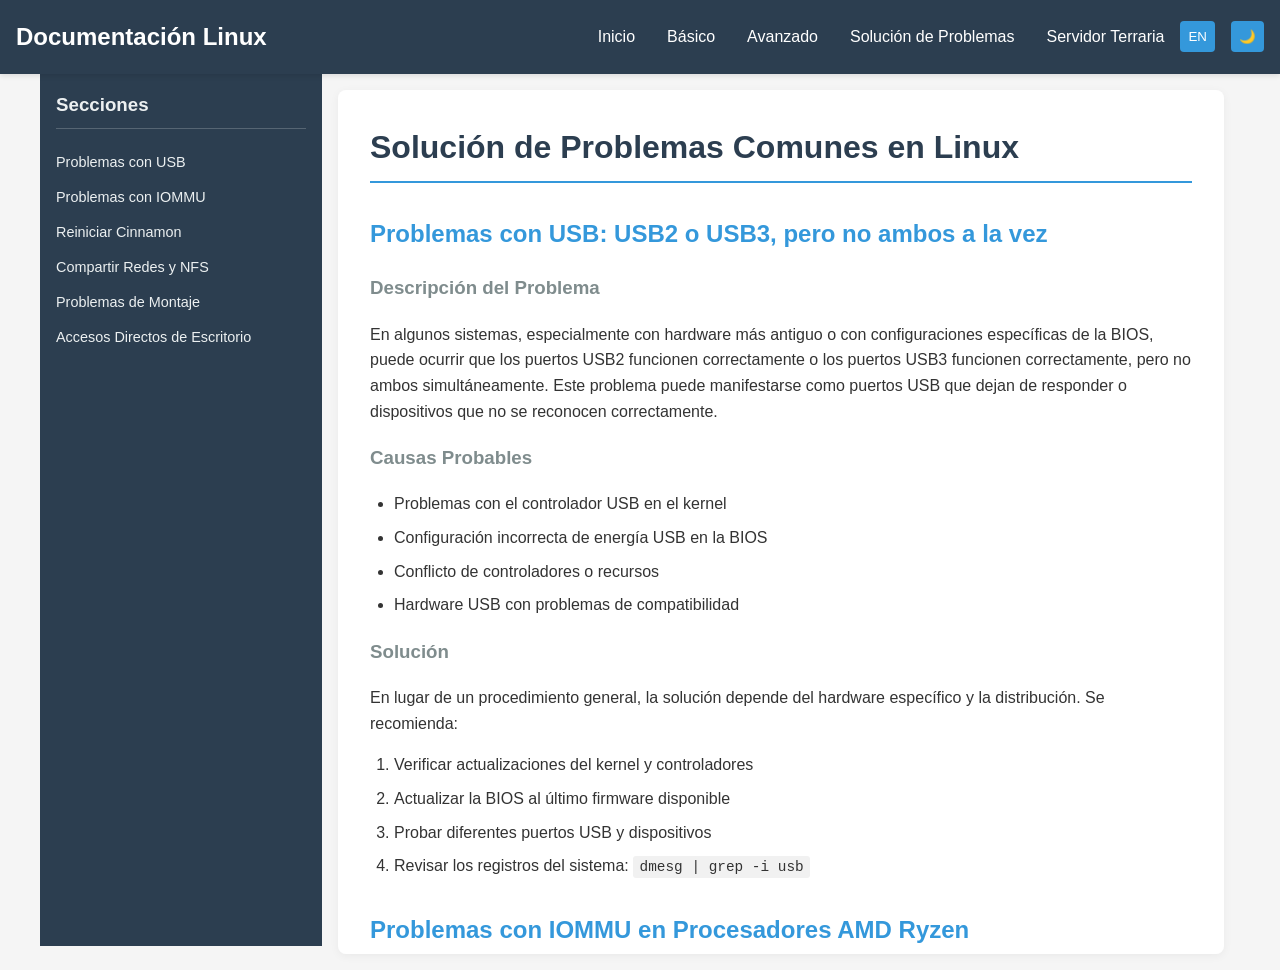
<file: docs/troubleshooting.html>
<!DOCTYPE html>
<html lang="es">
<head>
  <meta charset="UTF-8">
  <meta name="viewport" content="width=device-width, initial-scale=1.0">
  <title>Solución de Problemas - Documentación Linux</title>
  <link rel="stylesheet" href="css/style.css">
</head>
<body>
  <header>
    <div class="header-content">
      <div class="logo">Documentación Linux</div>
      <nav class="nav-links">
        <a href="index.html">Inicio</a>
        <a href="basic_setup.html">Básico</a>
        <a href="advanced_config.html">Avanzado</a>
        <a href="troubleshooting.html">Solución de Problemas</a>
        <a href="terraria_server.html">Servidor Terraria</a>
      </nav>
    </div>
  </header>

  <div class="container">
    <aside class="sidebar">
      <h3>Secciones</h3>
      <ul>
        <li><a href="#usb-issues">Problemas con USB</a></li>
        <li><a href="#iommu-fixes">Problemas con IOMMU</a></li>
        <li><a href="#cinnamon-restart">Reiniciar Cinnamon</a></li>
        <li><a href="#network-shares">Compartir Redes y NFS</a></li>
        <li><a href="#mount-issues">Problemas de Montaje</a></li>
        <li><a href="#desktop-shortcuts">Accesos Directos de Escritorio</a></li>
      </ul>
    </aside>

    <main class="main-content">
      <h1>Solución de Problemas Comunes en Linux</h1>
      
      <section id="usb-issues">
        <h2>Problemas con USB: USB2 o USB3, pero no ambos a la vez</h2>
        
        <h3>Descripción del Problema</h3>
        <p>En algunos sistemas, especialmente con hardware más antiguo o con configuraciones específicas de la BIOS, puede ocurrir que los puertos USB2 funcionen correctamente o los puertos USB3 funcionen correctamente, pero no ambos simultáneamente. Este problema puede manifestarse como puertos USB que dejan de responder o dispositivos que no se reconocen correctamente.</p>
        
        <h3>Causas Probables</h3>
        <ul>
          <li>Problemas con el controlador USB en el kernel</li>
          <li>Configuración incorrecta de energía USB en la BIOS</li>
          <li>Conflicto de controladores o recursos</li>
          <li>Hardware USB con problemas de compatibilidad</li>
        </ul>
        
        <h3>Solución</h3>
        <p>En lugar de un procedimiento general, la solución depende del hardware específico y la distribución. Se recomienda:</p>
        <ol>
          <li>Verificar actualizaciones del kernel y controladores</li>
          <li>Actualizar la BIOS al último firmware disponible</li>
          <li>Probar diferentes puertos USB y dispositivos</li>
          <li>Revisar los registros del sistema: <code>dmesg | grep -i usb</code></li>
        </ol>
      </section>
      
      <section id="iommu-fixes">
        <h2>Problemas con IOMMU en Procesadores AMD Ryzen</h2>
        
        <h3>Descripción del Problema</h3>
        <p>Los problemas de IOMMU (Input-Output Memory Management Unit) en procesadores AMD Ryzen pueden manifestarse como dispositivos USB que no funcionan correctamente, problemas de arranque, o problemas al usar máquinas virtuales con paso directo (passthrough) de hardware.</p>
        
        <h3>¿Qué hace el controlador IOMMU?</h3>
        <p>Algunos dispositivos PCI solo pueden manejar direcciones de 32 bits a través del acceso DMA (es un asunto heredado). Por lo tanto, algunos dispositivos PCI solo pueden usar los primeros 4 GB de memoria, incluso en sistemas modernos de 64 bits.</p>
        
        <p>Cuando el rango direccionable de un dispositivo (a través de DMA) es limitado y no existe IOMMU, es posible que el dispositivo no pueda acceder a toda la memoria física. En este caso, se reserva una región de la memoria del sistema a la que el dispositivo puede dirigirse (dentro de los primeros 4 GB de memoria), y el dispositivo se programa para DMA en esta área reservada. Luego, el procesador copia el resultado en la memoria de destino que estaba más allá del "alcance" del dispositivo. Eso requiere muchos recursos del procesador. Este método se conoce como almacenamiento en búfer de rebote (también conocido como SWIOTLB o software IOMMU).</p>
        
        <p>Las IOMMU de hardware son dispositivos físicos que traducen (reasignan) las direcciones DMA del dispositivo (32 bits) a direcciones físicas de 64 bits para que los dispositivos puedan acceder a toda la memoria física sin la ayuda del procesador.</p>
        
        <h3>Soluciones para Problemas de IOMMU</h3>
        
        <h4>Solución 1: Deshabilitar IOMMU en BIOS</h4>
        <p>Pros: Fácil. No se necesita configuración de Linux.<br>
        Contras: Pérdida de rendimiento cuando se utilizan máquinas virtuales.</p>
        
        <h4>Solución 2: Parámetro del kernel (emulación de software)</h4>
        <pre><code>iommu=soft</code></pre>
        <p>o</p>
        <pre><code>amd_iommu=off</code></pre>
        <p>Esto es equivalente a la opción anterior. Le estamos diciendo al kernel que no use el hardware IOMMU, sino que lo emule a través del software. Es el modo predeterminado para los procesadores Intel.<br>
        Pros: No es necesario deshabilitar IOMMU en BIOS. Es una opción adecuada si tiene arranque dual y el otro sistema operativo necesita IOMMU habilitado.<br>
        Contras: Pérdida de funciones cuando se utilizan máquinas virtuales.</p>
        
        <h4>Solución 3: Forzar activación de IOMMU con traducción passthrough</h4>
        <pre><code>amd_iommu=force_enable iommu=pt</code></pre>
        <p>amd_iommu=on no es compatible, pero amd_iommu=force_enable sí lo es. Parece que simplemente poner iommu=pt solo funciona.<br>
        Pros: Funciona. No es una emulación de software. 100% acelerado por hardware. Passthrough habilitado.<br>
        Contras: iommu=pt es incompatible con Secure Memory Encryption (cifrado de RAM presente en los procesadores Ryzen Pro).</p>
        
        <h4>Solución 4: Forzar activación de IOMMU sin passthrough</h4>
        <pre><code>amd_iommu=force_enable</code></pre>
        <p>Igual que la solución 3 pero sin passthrough.</p>
        
        <h4>Solución 5: Deshabilitar ATS (Address Translation Services)</h4>
        <pre><code>pci=noats</code></pre>
        <p>No probado ampliamente. Casi sin información disponible.</p>
        
        <h3>Aplicar la Solución Recomendada (Solución 3)</h3>
        <p>La solución 3 es la que no penaliza las funciones de virtualización. Para aplicarla:</p>
        
        <ol>
          <li>Edita <code>/etc/default/grub</code>:</li>
          <pre><code>sudo nano /etc/default/grub</code></pre>
          
          <li>Agrega <code>amd_iommu=force_enable iommu=pt</code> al final de la línea GRUB_CMDLINE_LINUX_DEFAULT:</li>
          <pre><code>GRUB_CMDLINE_LINUX_DEFAULT="quiet splash amd_iommu=force_enable iommu=pt"</code></pre>
          
          <li>Actualiza GRUB:</li>
          <pre><code>sudo update-grub</code></pre>
          
          <li>Reinicia y entra en la BIOS. Habilita:
            <ul>
              <li>IOMMU</li>
              <li>SVM mode (soporte de virtualización) en Avanzado->Configuración de CPU->Modo SVM</li>
            </ul>
          </li>
          
          <li>Guarda la configuración y reinicia.</li>
        </ol>
        
        <p>Después del reinicio, Ubuntu debería arrancar correctamente, los puertos USB traseros deberían funcionar y las máquinas virtuales podrían beneficiarse de un IOMMU operativo con la opción passthru. Esta opción permite que las máquinas virtuales usen directamente componentes de hardware del host (una segunda GPU, unidad NVME, Ethernet, WiFi, USB...).</p>
      </section>
      
      <section id="cinnamon-restart">
        <h2>Reiniciar Cinnamon cuando se cuelga</h2>
        
        <h3>Descripción del Problema</h3>
        <p>El entorno de escritorio Cinnamon puede colgarse ocasionalmente, lo que resulta en una interfaz de usuario no receptiva o congelada.</p>
        
        <h3>Solución</h3>
        <p>Para reiniciar Cinnamon desde la línea de comandos:</p>
        <pre><code>export DISPLAY=:0; cinnamon & exit</code></pre>
        
        <h3>Instalar un Alias para Reiniciar Cinnamon</h3>
        <p>Para facilitar el proceso, puedes instalar un alias en tu archivo <code>~/.bashrc</code>:</p>
        <pre><code>echo "alias refrescar-cinnamon='export DISPLAY=:0; cinnamon & exit'" >> ~/.bashrc</code></pre>
        
        <p>Luego, solo tendrás que ejecutar <code>refrescar-cinnamon</code> desde cualquier terminal para reiniciar Cinnamon.</p>
      </section>
      
      <section id="network-shares">
        <h2>Crear Directorio Compartido NFS</h2>
        
        <h3>Descripción del Problema</h3>
        <p>Compartir directorios en la red local puede ser complicado si no se configura correctamente. NFS (Network File System) es una solución eficiente para compartir directorios en redes Linux.</p>
        
        <h3>Configuración del Servidor NFS</h3>
        <ol>
          <li>Instala el servidor NFS:</li>
          <pre><code>sudo apt install nfs-kernel-server</code></pre>
          
          <li>Configura los directorios a compartir editando <code>/etc/exports</code>:</li>
          <pre><code>sudo nano /etc/exports</code></pre>
          
          <li>Agrega una línea para compartir tu directorio (ejemplo para red 192.168.0.x):</li>
          <pre><code>/home/usuario/Shared 192.168.0.1/24(rw,no_subtree_check,async)</code></pre>
          
          <li>Exporta los directorios:</li>
          <pre><code>sudo exportfs -arv</code></pre>
          
          <li>Habilita y arranca el servicio:</li>
          <pre><code>sudo systemctl enable nfs-kernel-server
sudo systemctl start nfs-kernel-server</code></pre>
        </ol>
        
        <h3>Configuración del Cliente NFS</h3>
        <ol>
          <li>Instala los paquetes NFS:</li>
          <pre><code>sudo apt install nfs-common</code></pre>
          
          <li>Crea un punto de montaje:</li>
          <pre><code>sudo mkdir -p /Shared</code></pre>
          
          <li>Verifica que el servidor NFS esté compartiendo directorios:</li>
          <pre><code>showmount -e 192.168.0.xxx</code></pre>
          
          <li>Monta el directorio remoto:</li>
          <pre><code>sudo mount 192.168.0.xxx:/home/usuario/Shared /Shared</code></pre>
        </ol>
        
        <h3>Montaje Permanente</h3>
        <ol>
          <li>Edita <code>/etc/fstab</code>:</li>
          <pre><code>sudo nano /etc/fstab</code></pre>
          
          <li>Agrega una línea para el montaje automático:</li>
          <pre><code>192.168.0.xxx:/home/usuario/Shared /Shared nfs rw,async 0 0</code></pre>
          
          <li>Prueba la configuración:</li>
          <pre><code>mount -a</code></pre>
        </ol>
      </section>
      
      <section id="mount-issues">
        <h2>Montar Unidades de Red (SMB/CIFS)</h2>
        
        <h3>Descripción del Problema</h3>
        <p>Montar unidades de red compartidas desde Windows u otros sistemas SMB puede ser complicado si no se configura correctamente.</p>
        
        <h3>Solución Manual</h3>
        <p>Para montar una unidad de red temporalmente:</p>
        <pre><code>sudo mount -t cifs //SERVIDOR/COMPARTIDO /punto/montaje -o username=USUARIO,password=CONTRASEÑA</code></pre>
        
        <h3>Usando Archivo de Credenciales (Recomendado)</h3>
        <p>Para mayor seguridad, crea un archivo de credenciales:</p>
        <pre><code>sudo nano ~/.smbcreds</code></pre>
        
        <p>Contenido del archivo:</p>
        <pre><code>username=USUARIO
password=CONTRASEÑA
domain=DOMINIO</code></pre>
        
        <p>Establece permisos seguros:</p>
        <pre><code>chmod 600 ~/.smbcreds</code></pre>
        
        <p>Monta usando el archivo de credenciales:</p>
        <pre><code>sudo mount -t cifs //SERVIDOR/COMPARTIDO /punto/montaje -o credentials=/home/usuario/.smbcreds,uid=usuario,gid=usuario</code></pre>
        
        <h3>Montaje Permanente en /etc/fstab</h3>
        <p>Para montar automáticamente al arrancar:</p>
        <pre><code>//SERVIDOR/COMPARTIDO /punto/montaje cifs credentials=/home/usuario/.smbcreds,uid=usuario,gid=usuario,file_mode=0777,dir_mode=0777,iocharset=utf8,vers=3.0 0 0</code></pre>
      </section>
      
      <section id="desktop-shortcuts">
        <h2>Crear Accesos Directos en el Menú Inicio</h2>
        
        <h3>Descripción del Problema</h3>
        <p>Es común necesitar crear accesos directos personalizados para aplicaciones o scripts en el menú de inicio del escritorio.</p>
        
        <h3>Solución</h3>
        <p>Los accesos directos se guardan con extensión <code>.desktop</code> en:</p>
        <ul>
          <li>Para un usuario específico: <code>~/.local/share/applications</code></li>
          <li>Para todo el sistema: <code>/usr/share/applications</code></li>
        </ul>
        
        <h3>Ejemplo de Acceso Directo</h3>
        <p>Crea un archivo <code>nombre_app.desktop</code> con el siguiente contenido:</p>
        <pre><code>#!/usr/bin/env xdg-open
[Desktop Entry]
Name=Nombre de la Aplicación
Name[es_ES]=Nombre de la Aplicación
Comment=Descripción de la aplicación
Icon=/ruta/a/icono.png
Exec=comando a ejecutar
Path=/ruta/para/ejecutar
Type=Application
Terminal=false
Actions=
StartupNotify=false
Categories=Application;</code></pre>
        
        <h3>Consideraciones Importantes</h3>
        <ol>
          <li>Después de crear y editar el archivo <code>.desktop</code>, ejecútalo (doble clic) y responde a la pregunta como "CONFIABLE".</li>
          <li>Todos los directorios y accesos que contengan espacios en sus nombres deberán escribirse entre comillas dobles.</li>
        </ol>
        
        <h3>Ejemplo Concreto</h3>
        <p>Acceso directo para un script de backup:</p>
        <pre><code>#!/usr/bin/env xdg-open
[Desktop Entry]
Name=Backup Script
Name[es_ES]=Script de Backup
Comment=Realiza backup de documentos importantes
Icon=/usr/share/icons/backup-icon.png
Exec=/home/usuario/scripts/backup.sh
Path=/home/usuario/scripts/
Type=Application
Terminal=true
Actions=
StartupNotify=false
Categories=Utility;</code></pre>
      </section>
    </main>
  </div>

  <script src="js/script.js"></script>
</body>
</html>
</file>
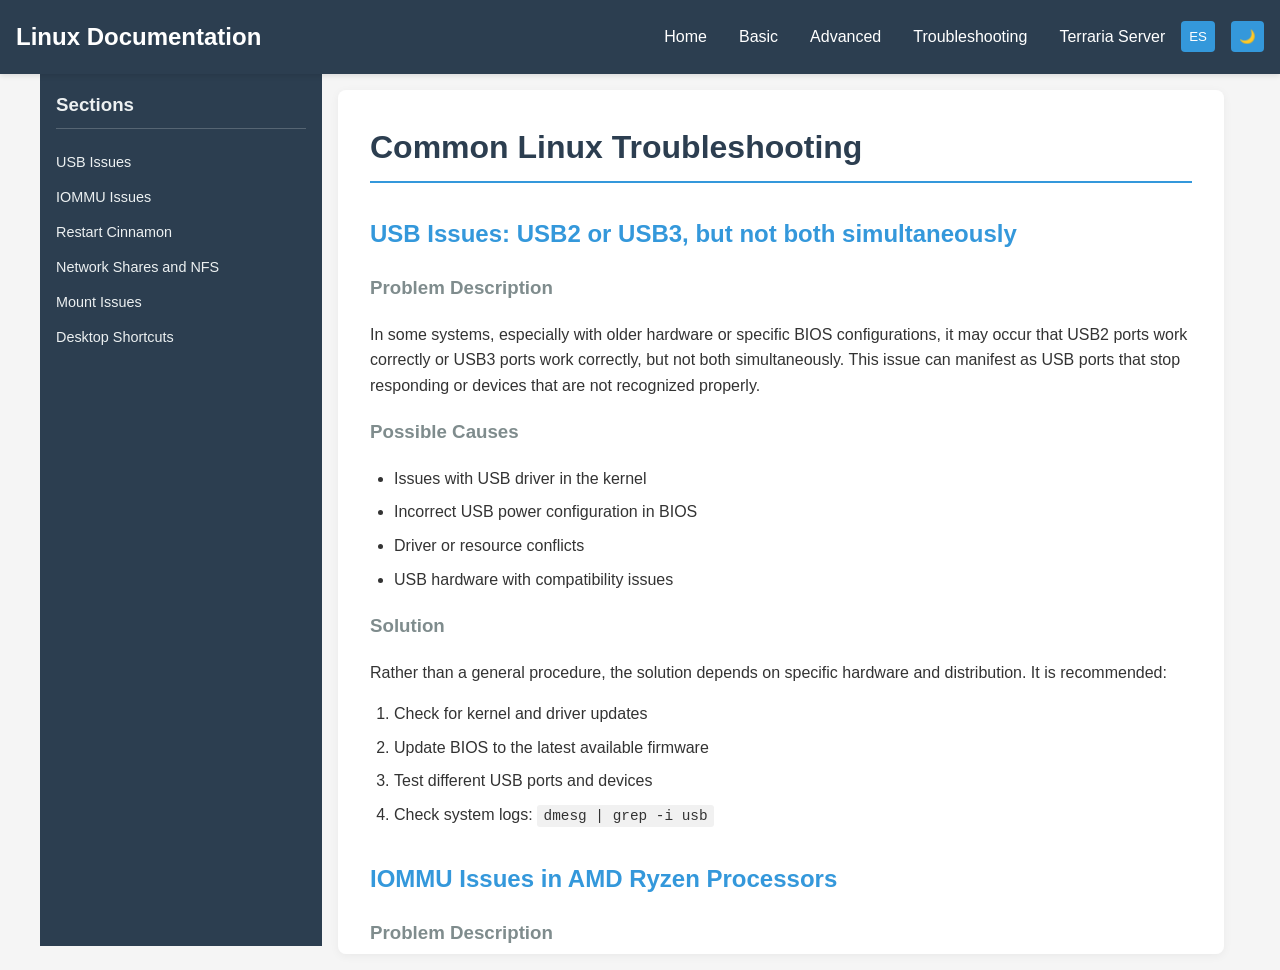
<file: docs/troubleshooting_en.html>
<!DOCTYPE html>
<html lang="en">
<head>
  <meta charset="UTF-8">
  <meta name="viewport" content="width=device-width, initial-scale=1.0">
  <title>Troubleshooting - Linux Documentation</title>
  <link rel="stylesheet" href="css/style.css">
</head>
<body>
  <header>
    <div class="header-content">
      <div class="logo">Linux Documentation</div>
      <nav class="nav-links">
        <a href="index_en.html">Home</a>
        <a href="basic_setup_en.html">Basic</a>
        <a href="advanced_config_en.html">Advanced</a>
        <a href="troubleshooting_en.html">Troubleshooting</a>
        <a href="terraria_server_en.html">Terraria Server</a>
      </nav>
    </div>
  </header>

  <div class="container">
    <aside class="sidebar">
      <h3>Sections</h3>
      <ul>
        <li><a href="#usb-issues">USB Issues</a></li>
        <li><a href="#iommu-fixes">IOMMU Issues</a></li>
        <li><a href="#cinnamon-restart">Restart Cinnamon</a></li>
        <li><a href="#network-shares">Network Shares and NFS</a></li>
        <li><a href="#mount-issues">Mount Issues</a></li>
        <li><a href="#desktop-shortcuts">Desktop Shortcuts</a></li>
      </ul>
    </aside>

    <main class="main-content">
      <h1>Common Linux Troubleshooting</h1>
      
      <section id="usb-issues">
        <h2>USB Issues: USB2 or USB3, but not both simultaneously</h2>
        
        <h3>Problem Description</h3>
        <p>In some systems, especially with older hardware or specific BIOS configurations, it may occur that USB2 ports work correctly or USB3 ports work correctly, but not both simultaneously. This issue can manifest as USB ports that stop responding or devices that are not recognized properly.</p>
        
        <h3>Possible Causes</h3>
        <ul>
          <li>Issues with USB driver in the kernel</li>
          <li>Incorrect USB power configuration in BIOS</li>
          <li>Driver or resource conflicts</li>
          <li>USB hardware with compatibility issues</li>
        </ul>
        
        <h3>Solution</h3>
        <p>Rather than a general procedure, the solution depends on specific hardware and distribution. It is recommended:</p>
        <ol>
          <li>Check for kernel and driver updates</li>
          <li>Update BIOS to the latest available firmware</li>
          <li>Test different USB ports and devices</li>
          <li>Check system logs: <code>dmesg | grep -i usb</code></li>
        </ol>
      </section>
      
      <section id="iommu-fixes">
        <h2>IOMMU Issues in AMD Ryzen Processors</h2>
        
        <h3>Problem Description</h3>
        <p>IOMMU (Input-Output Memory Management Unit) issues in AMD Ryzen processors can manifest as USB devices not working correctly, boot problems, or issues when using virtual machines with hardware passthrough.</p>
        
        <h3>What does the IOMMU controller do?</h3>
        <p>Some PCI devices can only handle 32-bit addresses through DMA access (it's a legacy issue). So some PCI devices can only use the first 4GB of memory, even on modern 64-bit systems.</p>
        
        <p>When the addressable range of a device (through DMA) is limited and no IOMMU exists, the device might not be able to reach all of physical memory. In this case a region of system memory that the device can address is reserved (within the first 4GB of memory), and the device is programmed to DMA to this reserved area. The processor then copies the result to the target memory that was beyond the "reach" of the device. That takes a lot of processor resources. This method is known as bounce buffering (also known as SWIOTLB or software IOMMU).</p>
        
        <p>Hardware IOMMUs are physical devices that translate (remaps) device DMA addresses (32-bit) to 64-bit physical addresses so devices could access all of physical memory without processor help.</p>
        
        <h3>Solutions for IOMMU Issues</h3>
        
        <h4>Solution 1: Disable IOMMU in BIOS</h4>
        <p>Pros: Easy. No Linux setup needed.<br>
        Cons: Loss of performance when Virtual Machines used.</p>
        
        <h4>Solution 2: Kernel parameter (software emulation)</h4>
        <pre><code>iommu=soft</code></pre>
        <p>or</p>
        <pre><code>amd_iommu=off</code></pre>
        <p>This is equivalent to the previous option. We are telling the kernel not to use the IOMMU hardware but instead emulate it through software. Is the default mode for Intel processors.<br>
        Pros: You don't need to disable IOMMU in BIOS. Is one suitable option if you have dual boot and the other O.S. needs the IOMMU enabled.<br>
        Cons: Loss of features when Virtual Machines used.</p>
        
        <h4>Solution 3: Force enable IOMMU with passthrough translation</h4>
        <pre><code>amd_iommu=force_enable iommu=pt</code></pre>
        <p>amd_iommu=on is not supported but amd_iommu=force_enable is. Looks like just putting iommu=pt alone works.<br>
        Pros: Works. Not a software emulation. 100% hardware accelerated. Passthrough enabled.<br>
        Cons: iommu=pt is incompatible with Secure Memory Encryption (RAM encryption present on Ryzen Pro processors).</p>
        
        <h4>Solution 4: Force enable IOMMU without passthrough</h4>
        <pre><code>amd_iommu=force_enable</code></pre>
        <p>Same as Solution 3 but without passthrough.</p>
        
        <h4>Solution 5: Disable ATS (Address Translation Services)</h4>
        <pre><code>pci=noats</code></pre>
        <p>Not widely tested. Almost no information available.</p>
        
        <h3>Apply Recommended Solution (Solution 3)</h3>
        <p>Solution 3 is the one that doesn't penalize virtualization features. To apply it:</p>
        
        <ol>
          <li>Edit <code>/etc/default/grub</code>:</li>
          <pre><code>sudo nano /etc/default/grub</code></pre>
          
          <li>Add <code>amd_iommu=force_enable iommu=pt</code> at the end of the GRUB_CMDLINE_LINUX_DEFAULT line:</li>
          <pre><code>GRUB_CMDLINE_LINUX_DEFAULT="quiet splash amd_iommu=force_enable iommu=pt"</code></pre>
          
          <li>Update GRUB:</li>
          <pre><code>sudo update-grub</code></pre>
          
          <li>Reboot and enter BIOS. Enable:
            <ul>
              <li>IOMMU</li>
              <li>SVM mode (virtualization support) in Advanced->CPU configuration->SVM mode</li>
            </ul>
          </li>
          
          <li>Save settings and reboot.</li>
        </ol>
        
        <p>After rebooting, Ubuntu will boot correctly, rear USB ports should work, and virtual machines will be able to benefit from an operating IOMMU with the passthru option. This option enables virtual machines to directly use hardware components from the host (a second GPU, NVME drive, Ethernet, WiFi, USB...).</p>
      </section>
      
      <section id="cinnamon-restart">
        <h2>Restart Cinnamon when it hangs</h2>
        
        <h3>Problem Description</h3>
        <p>The Cinnamon desktop environment can occasionally hang, resulting in an unresponsive or frozen user interface.</p>
        
        <h3>Solution</h3>
        <p>To restart Cinnamon from the command line:</p>
        <pre><code>export DISPLAY=:0; cinnamon & exit</code></pre>
        
        <h3>Install an Alias to Restart Cinnamon</h3>
        <p>To facilitate the process, you can install an alias in your <code>~/.bashrc</code> file:</p>
        <pre><code>echo "alias refresh-cinnamon='export DISPLAY=:0; cinnamon & exit'" >> ~/.bashrc</code></pre>
        
        <p>Then, you'll just need to run <code>refresh-cinnamon</code> from any terminal to restart Cinnamon.</p>
      </section>
      
      <section id="network-shares">
        <h2>Create NFS Shared Directory</h2>
        
        <h3>Problem Description</h3>
        <p>Sharing directories on the local network can be tricky if not configured correctly. NFS (Network File System) is an efficient solution for sharing directories in Linux networks.</p>
        
        <h3>NFS Server Configuration</h3>
        <ol>
          <li>Install the NFS server:</li>
          <pre><code>sudo apt install nfs-kernel-server</code></pre>
          
          <li>Configure the directories to share by editing <code>/etc/exports</code>:</li>
          <pre><code>sudo nano /etc/exports</code></pre>
          
          <li>Add a line to share your directory (example for 192.168.0.x network):</li>
          <pre><code>/home/user/Shared 192.168.0.1/24(rw,no_subtree_check,async)</code></pre>
          
          <li>Export directories:</li>
          <pre><code>sudo exportfs -arv</code></pre>
          
          <li>Enable and start the service:</li>
          <pre><code>sudo systemctl enable nfs-kernel-server
sudo systemctl start nfs-kernel-server</code></pre>
        </ol>
        
        <h3>NFS Client Configuration</h3>
        <ol>
          <li>Install NFS packages:</li>
          <pre><code>sudo apt install nfs-common</code></pre>
          
          <li>Create a mount point:</li>
          <pre><code>sudo mkdir -p /Shared</code></pre>
          
          <li>Verify that the NFS server is sharing directories:</li>
          <pre><code>showmount -e 192.168.0.xxx</code></pre>
          
          <li>Mount the remote directory:</li>
          <pre><code>sudo mount 192.168.0.xxx:/home/user/Shared /Shared</code></pre>
        </ol>
        
        <h3>Permanent Mount</h3>
        <ol>
          <li>Edit <code>/etc/fstab</code>:</li>
          <pre><code>sudo nano /etc/fstab</code></pre>
          
          <li>Add a line for automatic mounting:</li>
          <pre><code>192.168.0.xxx:/home/user/Shared /Shared nfs rw,async 0 0</code></pre>
          
          <li>Test the configuration:</li>
          <pre><code>mount -a</code></pre>
        </ol>
      </section>
      
      <section id="mount-issues">
        <h2>Mount Network Drives (SMB/CIFS)</h2>
        
        <h3>Problem Description</h3>
        <p>Mounting shared network drives from Windows or other SMB systems can be tricky if not configured correctly.</p>
        
        <h3>Manual Solution</h3>
        <p>To temporarily mount a network drive:</p>
        <pre><code>sudo mount -t cifs //SERVER/SHARE /mount/point -o username=USERNAME,password=PASSWORD</code></pre>
        
        <h3>Using Credentials File (Recommended)</h3>
        <p>For increased security, create a credentials file:</p>
        <pre><code>sudo nano ~/.smbcreds</code></pre>
        
        <p>File content:</p>
        <pre><code>username=USERNAME
password=PASSWORD
domain=DOMAIN</code></pre>
        
        <p>Set secure permissions:</p>
        <pre><code>chmod 600 ~/.smbcreds</code></pre>
        
        <p>Mount using the credentials file:</p>
        <pre><code>sudo mount -t cifs //SERVER/SHARE /mount/point -o credentials=/home/user/.smbcreds,uid=user,gid=user</code></pre>
        
        <h3>Permanent Mount in /etc/fstab</h3>
        <p>To mount automatically at boot:</p>
        <pre><code>//SERVER/SHARE /mount/point cifs credentials=/home/user/.smbcreds,uid=user,gid=user,file_mode=0777,dir_mode=0777,iocharset=utf8,vers=3.0 0 0</code></pre>
      </section>
      
      <section id="desktop-shortcuts">
        <h2>Create Start Menu Shortcuts</h2>
        
        <h3>Problem Description</h3>
        <p>It's common to need to create custom shortcuts for applications or scripts in the start menu.</p>
        
        <h3>Solution</h3>
        <p>Shortcuts are saved with <code>.desktop</code> extension in:</p>
        <ul>
          <li>For a specific user: <code>~/.local/share/applications</code></li>
          <li>For the entire system: <code>/usr/share/applications</code></li>
        </ul>
        
        <h3>Shortcut Example</h3>
        <p>Create a <code>app_name.desktop</code> file with the following content:</p>
        <pre><code>#!/usr/bin/env xdg-open
[Desktop Entry]
Name=Application Name
Name[en_US]=Application Name
Comment=Description of the application
Icon=/path/to/icon.png
Exec=command to execute
Path=/path/to/execute/from
Type=Application
Terminal=false
Actions=
StartupNotify=false
Categories=Application;</code></pre>
        
        <h3>Important Considerations</h3>
        <ol>
          <li>After creating and editing the <code>.desktop</code> file, execute it (double-click) and respond to the question as "TRUSTED".</li>
          <li>All directories and shortcuts that contain spaces in their names should be written in double quotes.</li>
        </ol>
        
        <h3>Concrete Example</h3>
        <p>Shortcut for a backup script:</p>
        <pre><code>#!/usr/bin/env xdg-open
[Desktop Entry]
Name=Backup Script
Name[en_US]=Backup Script
Comment=Performs backup of important documents
Icon=/usr/share/icons/backup-icon.png
Exec=/home/user/scripts/backup.sh
Path=/home/user/scripts/
Type=Application
Terminal=true
Actions=
StartupNotify=false
Categories=Utility;</code></pre>
      </section>
    </main>
  </div>

  <script src="js/script.js"></script>
</body>
</html>
</file>
<file: docs/css/style.css>
/* CSS for Linux Documentation */
:root {
  /* Light theme variables */
  --primary-color: #2c3e50;
  --secondary-color: #3498db;
  --accent-color: #e74c3c;
  --text-color: #333;
  --bg-color: #f5f5f5;
  --sidebar-color: #2c3e50;
  --header-color: #ecf0f1;
  --border-color: #ddd;
  --main-content-bg: white;
  --sidebar-text: #ecf0f1;
  --code-bg: #2d2d2d;
  --code-text: #f8f8f2;
  --inline-code-bg: #f1f1f1;
  --table-bg: #f9f9f9;
  --selection-bg: #3498db;
  --selection-text: white;
}

/* Dark theme variables */
[data-theme="dark"] {
  --primary-color: #34495e;
  --secondary-color: #2980b9;
  --accent-color: #c0392b;
  --text-color: #ecf0f1;
  --bg-color: #2c3e50;
  --sidebar-color: #34495e;
  --header-color: #3d566e;
  --border-color: #555;
  --main-content-bg: #34495e;
  --sidebar-text: #bdc3c7;
  --code-bg: #1e1e1e;
  --code-text: #dcdcdc;
  --inline-code-bg: #555;
  --table-bg: #3d566e;
  --selection-bg: #3498db;
  --selection-text: #ecf0f1;
}

body {
  font-family: 'Segoe UI', Tahoma, Geneva, Verdana, sans-serif;
  margin: 0;
  padding: 0;
  background-color: var(--bg-color);
  color: var(--text-color);
  line-height: 1.6;
  transition: background-color 0.3s, color 0.3s;
}

/* Selection colors */
::selection {
  background-color: var(--selection-bg);
  color: var(--selection-text);
}

pre ::selection {
  background-color: #5a6470;
  color: #ffffff;
}

/* Header styles */
header {
  background-color: var(--primary-color);
  color: white;
  padding: 1rem;
  position: sticky;
  top: 0;
  z-index: 100;
  box-shadow: 0 2px 5px rgba(0,0,0,0.1);
  display: flex;
  justify-content: space-between;
  align-items: center;
}

.header-content {
  max-width: 1200px;
  margin: 0 auto;
  display: flex;
  justify-content: space-between;
  align-items: center;
  flex: 1;
}

.logo {
  font-size: 1.5rem;
  font-weight: bold;
}

.nav-links {
  display: flex;
  gap: 1rem;
  align-items: center; /* Align with theme toggle button */
}

.nav-links a {
  color: white;
  text-decoration: none;
  padding: 0.5rem;
  border-radius: 4px;
  transition: background-color 0.3s;
}

.nav-links a:hover {
  background-color: rgba(255, 255, 255, 0.1);
}

/* Theme toggle button */
.theme-toggle {
  background: #3498db;
  color: white;
  border: none;
  padding: 0.5rem;
  border-radius: 4px;
  cursor: pointer;
  margin-left: 1rem;
  transition: background-color 0.3s;
}

.theme-toggle:hover {
  background: #2980b9;
}

/* Language toggle button */
.lang-toggle {
  background: #3498db;
  color: white;
  border: none;
  padding: 0.5rem;
  border-radius: 4px;
  cursor: pointer;
  margin-left: 0.5rem;
  transition: background-color 0.3s;
}

.lang-toggle:hover {
  background: #2980b9;
}

/* Layout styles */
.container {
  max-width: 1200px;
  margin: 0 auto;
  display: flex;
  flex-wrap: wrap;
  min-height: 90vh;
}

/* Sidebar styles */
.sidebar {
  width: 250px;
  background-color: var(--sidebar-color);
  color: var(--sidebar-text);
  padding: 1rem;
  height: calc(100vh - 60px);
  position: sticky;
  top: 60px;
  overflow-y: auto;
}

.sidebar h3 {
  margin-top: 0;
  border-bottom: 1px solid rgba(255, 255, 255, 0.2);
  padding-bottom: 0.5rem;
}

.sidebar ul {
  list-style: none;
  padding: 0;
  margin: 0;
}

.sidebar ul ul {
  padding-left: 1rem;
  margin-top: 0.25rem;
}

.sidebar li {
  margin-bottom: 0.25rem;
}

.sidebar a {
  color: var(--sidebar-text);
  text-decoration: none;
  padding: 0.25rem 0;
  display: block;
  transition: all 0.2s;
  border-radius: 3px;
  font-size: 0.9rem;
}

.sidebar a:hover {
  background-color: rgba(255, 255, 255, 0.1);
  color: #3498db;
}

.sidebar .active {
  background-color: var(--secondary-color);
  color: white;
}

/* Main content styles */
.main-content {
  flex: 1;
  padding: 2rem;
  background-color: var(--main-content-bg);
  margin: 1rem;
  border-radius: 8px;
  box-shadow: 0 2px 10px rgba(0,0,0,0.05);
  overflow-y: auto;
  max-height: calc(100vh - 100px);
}

.main-content h1 {
  color: var(--primary-color);
  border-bottom: 2px solid var(--secondary-color);
  padding-bottom: 0.5rem;
  margin-top: 0;
}

.main-content h2 {
  color: var(--secondary-color);
  margin-top: 2rem;
}

.main-content h3 {
  color: #7f8c8d;
}

.main-content p {
  margin-bottom: 1rem;
}

.main-content ul, .main-content ol {
  padding-left: 1.5rem;
}

.main-content li {
  margin-bottom: 0.5rem;
}

/* Code block styles */
pre {
  background-color: var(--code-bg);
  color: var(--code-text);
  padding: 1rem;
  border-radius: 4px;
  overflow-x: auto;
  margin: 1rem 0;
  font-family: 'Courier New', Consolas, Monaco, monospace;
  position: relative;
}

pre code {
  background: none;
  color: inherit;
  padding: 0;
  font-size: 0.9em;
}

code {
  font-family: 'Courier New', Consolas, Monaco, monospace;
  background-color: var(--inline-code-bg);
  padding: 0.2rem 0.4rem;
  border-radius: 3px;
  font-size: 0.9em;
}

/* Table styles */
table {
  width: 100%;
  border-collapse: collapse;
  margin: 1rem 0;
}

th, td {
  padding: 0.75rem;
  text-align: left;
  border: 1px solid var(--border-color);
}

th {
  background-color: var(--secondary-color);
  color: white;
}

tr:nth-child(even) {
  background-color: var(--table-bg);
}

/* Responsive styles */
@media (max-width: 768px) {
  .container {
    flex-direction: column;
  }
  
  .sidebar {
    width: 100%;
    height: auto;
    position: static;
  }
  
  .header-content {
    flex-direction: column;
    gap: 1rem;
  }
  
  .nav-links {
    flex-wrap: wrap;
    justify-content: center;
  }
  
  .main-content {
    margin: 1rem 0.5rem;
    padding: 1rem;
  }
}
</file>
